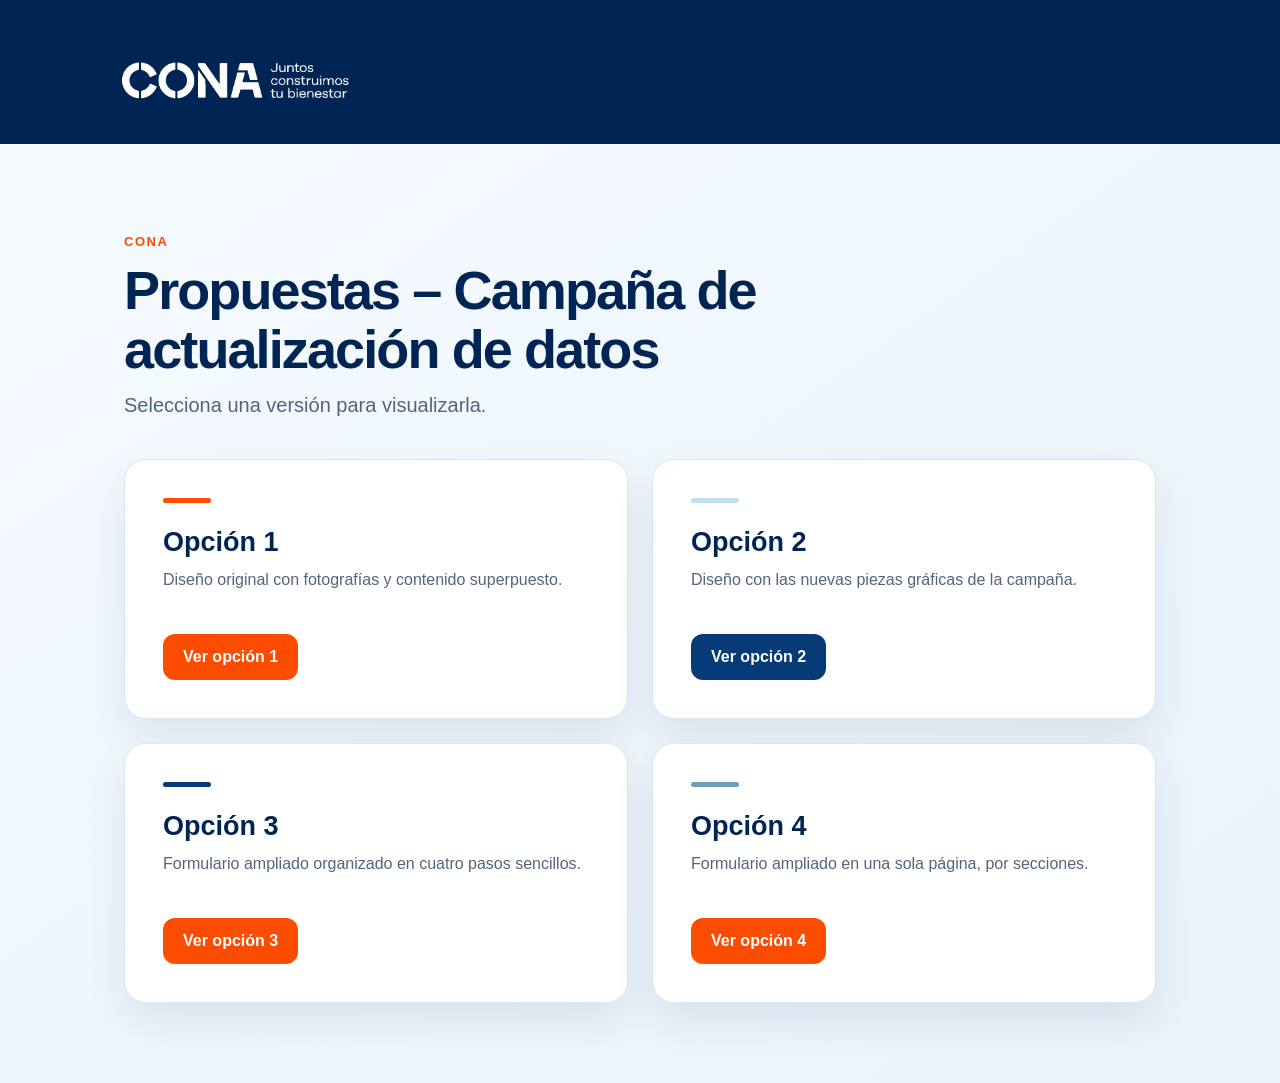
<file: index.html>
<!DOCTYPE html>
<html lang="es">
<head>
  <meta charset="UTF-8">
  <meta name="viewport" content="width=device-width, initial-scale=1.0">
  <title>Propuestas – Campaña de actualización de datos | CONA</title>
  <meta name="description" content="Selecciona una propuesta de diseño para la campaña de actualización de datos de CONA.">
  <style>
    :root { --blue: #002554; --blue-2: #073b77; --orange: #fc4c02; --sky: #bfdfec; }
    * { box-sizing: border-box; }
    body { margin: 0; min-height: 100vh; font-family: Inter, "Segoe UI", Arial, sans-serif; color: var(--blue); background: linear-gradient(145deg, #f7fbff, #e8f3fa); }
    header { background: var(--blue); padding: 20px max(24px, calc((100vw - 1080px)/2)); }
    .logo { display: block; width: min(260px, 70vw); height: auto; }
    main { max-width: 1080px; margin: 0 auto; padding: clamp(48px, 8vw, 90px) 24px 80px; }
    .eyebrow { color: var(--orange); font-size: 13px; font-weight: 800; text-transform: uppercase; letter-spacing: .12em; }
    h1 { max-width: 760px; margin: 12px 0 14px; font-size: clamp(32px, 5vw, 54px); line-height: 1.1; letter-spacing: -.035em; }
    .subtitle { margin: 0 0 42px; color: #52657b; font-size: clamp(17px, 2vw, 20px); }
    .options { display: grid; grid-template-columns: repeat(2, minmax(0, 1fr)); gap: 24px; }
    .option { display: flex; flex-direction: column; align-items: flex-start; min-height: 260px; padding: clamp(26px, 4vw, 38px); border-radius: 22px; background: #fff; border: 1px solid #d8e7f1; box-shadow: 0 18px 40px rgba(0,37,84,.09); }
    .option::before { content: ""; display: block; width: 48px; height: 5px; border-radius: 10px; background: var(--orange); }
    .option:nth-child(2)::before { background: var(--sky); }
    .option:nth-child(3)::before { background: var(--blue-2); }
    .option:nth-child(4)::before { background: #6b9eb8; }
    h2 { margin: 24px 0 10px; font-size: 27px; }
    .option p { margin: 0 0 28px; color: #52657b; line-height: 1.55; }
    .button { display: inline-flex; align-items: center; justify-content: center; min-height: 46px; margin-top: auto; padding: 0 20px; border-radius: 12px; background: var(--orange); color: #fff; font-weight: 800; text-decoration: none; }
    .option:nth-child(2) .button { background: var(--blue-2); }
    .button:hover { filter: brightness(1.08); }
    .button:focus-visible { outline: 3px solid var(--orange); outline-offset: 3px; }
    @media (max-width: 720px) { .options { grid-template-columns: 1fr; } .option { min-height: 230px; } .subtitle { margin-bottom: 30px; } }
  </style>
</head>
<body>
  <header><img class="logo" alt="CONA - Juntos construimos tu bienestar" src="[data-uri]"></header>
  <main>
    <div class="eyebrow">CONA</div>
    <h1>Propuestas – Campaña de actualización de datos</h1>
    <p class="subtitle">Selecciona una versión para visualizarla.</p>
    <div class="options">
      <article class="option">
        <h2>Opción 1</h2>
        <p>Diseño original con fotografías y contenido superpuesto.</p>
        <a class="button" href="opcion-1.html">Ver opción 1</a>
      </article>
      <article class="option">
        <h2>Opción 2</h2>
        <p>Diseño con las nuevas piezas gráficas de la campaña.</p>
        <a class="button" href="opcion-2.html">Ver opción 2</a>
      </article>
      <article class="option">
        <h2>Opción 3</h2>
        <p>Formulario ampliado organizado en cuatro pasos sencillos.</p>
        <a class="button" href="opcion-3.html">Ver opción 3</a>
      </article>
      <article class="option">
        <h2>Opción 4</h2>
        <p>Formulario ampliado en una sola página, por secciones.</p>
        <a class="button" href="opcion-4.html">Ver opción 4</a>
      </article>
    </div>
  </main>
</body>
</html>
</file>
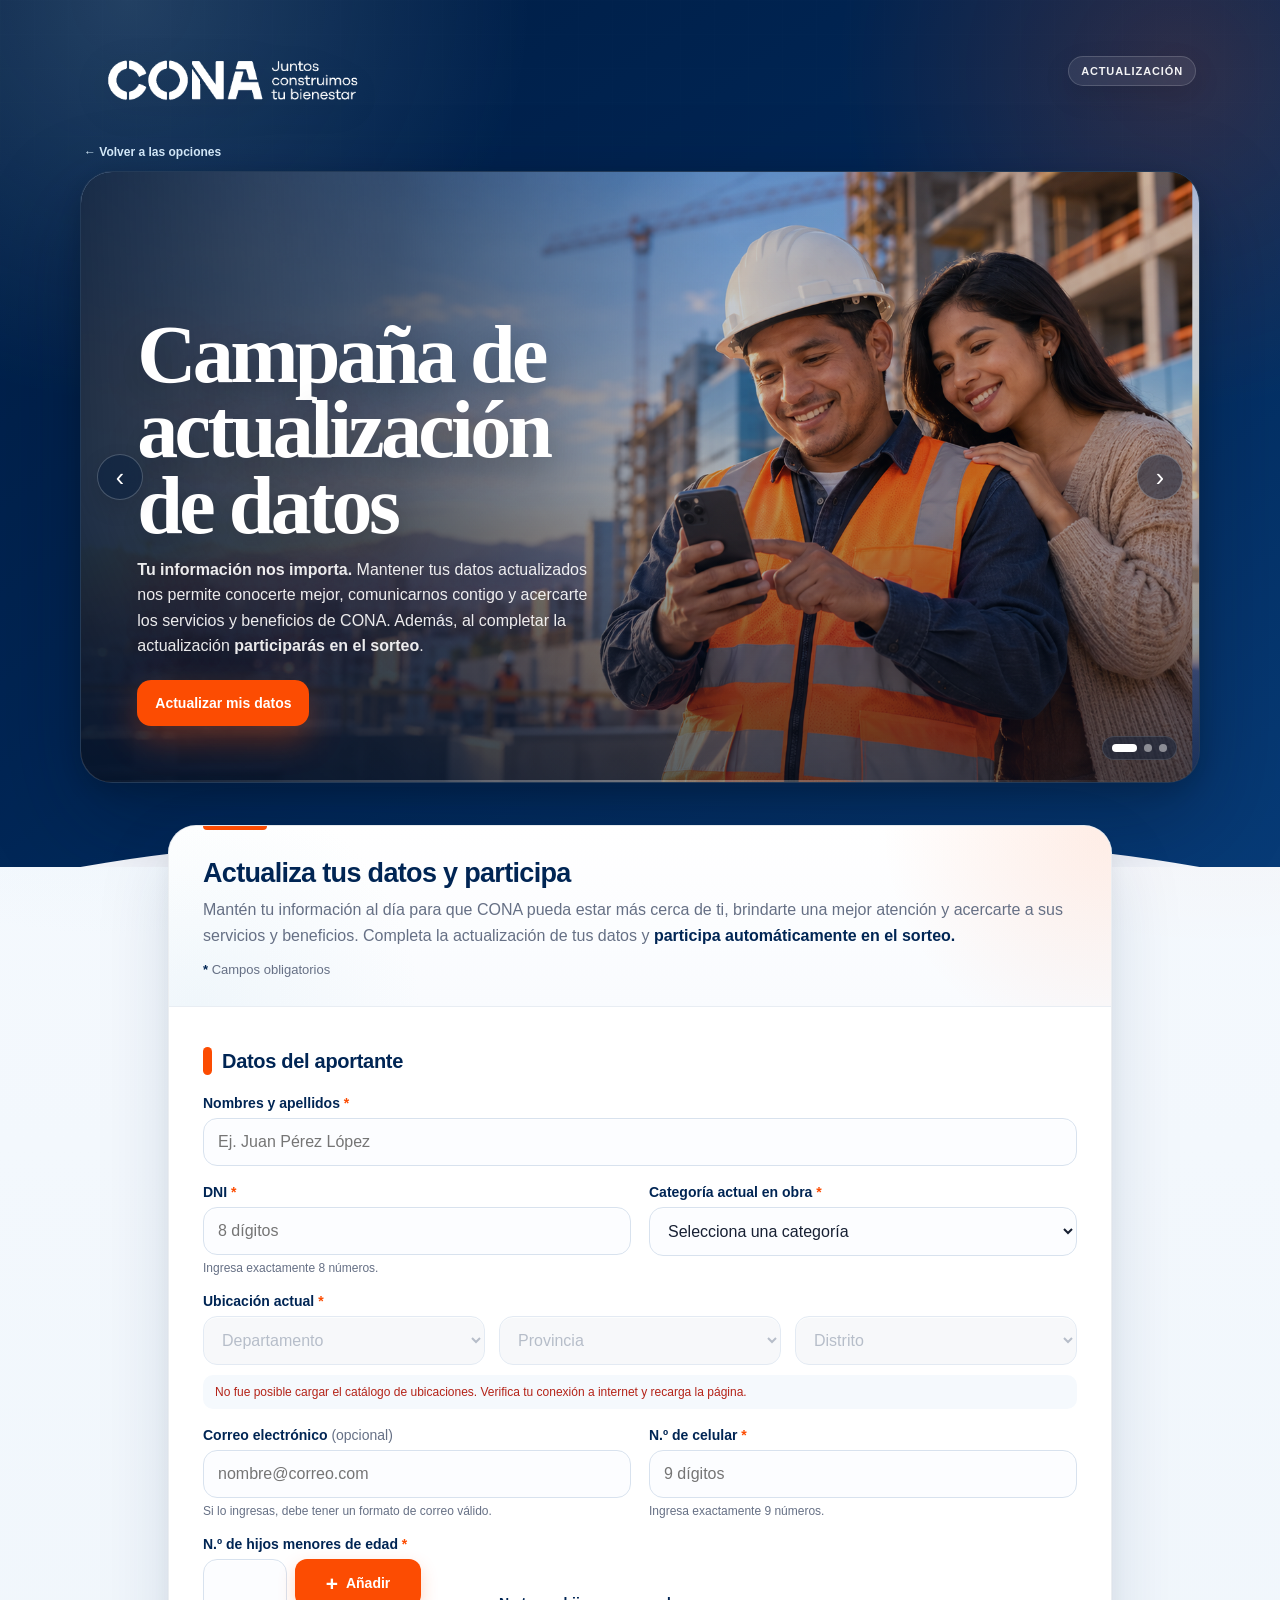
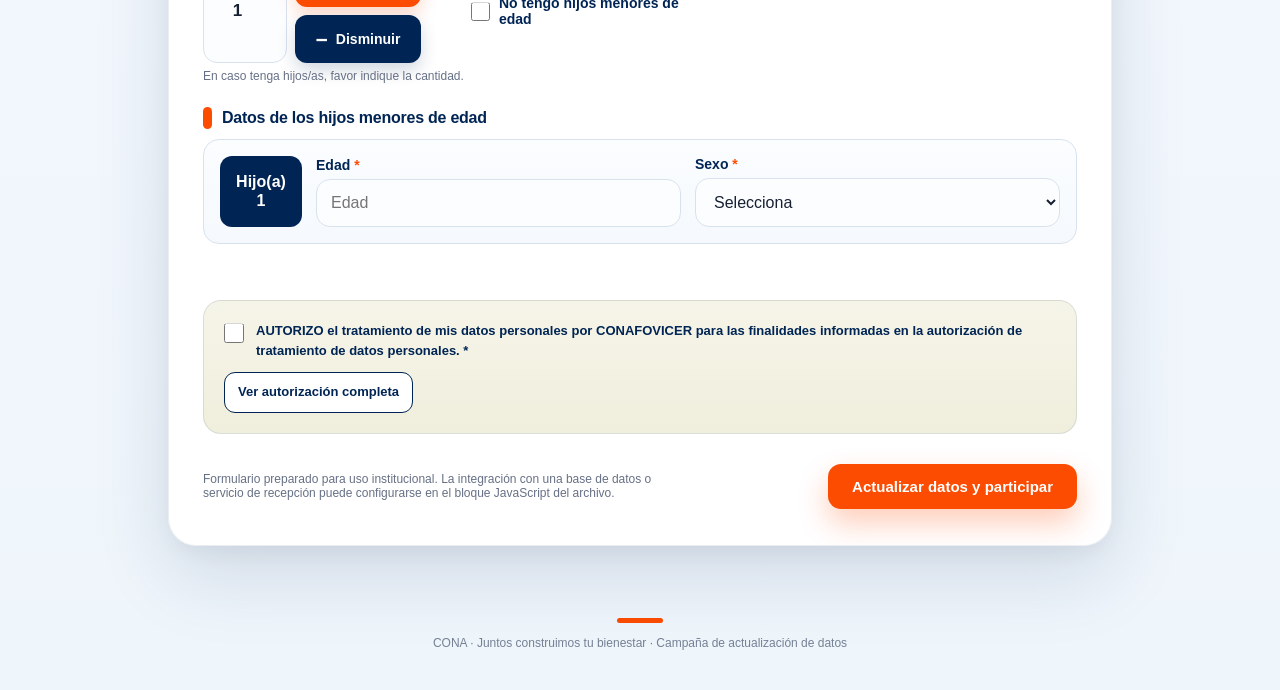
<file: opcion-1.html>
<!DOCTYPE html>
<html lang="es">
<head>
  <meta charset="UTF-8" />
  <meta name="viewport" content="width=device-width, initial-scale=1.0" />
  <title>Campaña de actualización de datos | CONA</title>
  <meta name="description" content="Campaña de actualización de datos - CONA. Tu información nos importa." />
  <style>
    :root {
      --cona-blue: #002554;
      --cona-blue-2: #073b77;
      --cona-orange: #fc4c02;
      --cona-sky: #bfdfec;
      --cona-cream: #f0efdd;
      --white: #ffffff;
      --ink: #172033;
      --muted: #667085;
      --border: #d8e2ee;
      --success: #137a4e;
      --danger: #b42318;
      --shadow: 0 20px 55px rgba(0, 37, 84, .15);
      --radius: 22px;
    }

    * { box-sizing: border-box; }
    html { scroll-behavior: smooth; }
    body {
      margin: 0;
      font-family: Inter, "Segoe UI", Arial, sans-serif;
      background:
        radial-gradient(circle at 10% 10%, rgba(191,223,236,.45), transparent 30%),
        radial-gradient(circle at 95% 18%, rgba(252,76,2,.10), transparent 24%),
        linear-gradient(180deg, #f8fbff 0%, #eef5fb 100%);
      color: var(--ink);
      min-height: 100vh;
    }

    .ambient {
      position: fixed;
      inset: 0;
      pointer-events: none;
      overflow: hidden;
      z-index: 0;
      opacity: .42;
    }
    .ambient span {
      position: absolute;
      top: -30px;
      color: #fff;
      text-shadow: 0 1px 5px rgba(0,37,84,.20);
      animation: fall linear infinite;
      user-select: none;
    }
    @keyframes fall {
      to { transform: translateY(110vh) rotate(360deg); }
    }

    .page { position: relative; z-index: 1; }

    .hero {
      position: relative;
      overflow: hidden;
      color: #fff;
      padding: 14px 16px 84px;
      background:
        radial-gradient(circle at 10% 0%, rgba(191,223,236,.18), transparent 28%),
        radial-gradient(circle at 92% 8%, rgba(252,76,2,.18), transparent 24%),
        linear-gradient(145deg, #001c42 0%, var(--cona-blue) 44%, #073b77 100%);
    }
    .hero::before {
      content: "";
      position: absolute;
      inset: 0;
      pointer-events: none;
      opacity: .26;
      background-image:
        linear-gradient(rgba(255,255,255,.025) 1px, transparent 1px),
        linear-gradient(90deg, rgba(255,255,255,.025) 1px, transparent 1px);
      background-size: 34px 34px;
      mask-image: linear-gradient(to bottom, #000 0%, transparent 76%);
    }
    .hero::after {
      content: "";
      position: absolute;
      left: -4%; right: -4%; bottom: -54px;
      height: 92px;
      background: #f7faff;
      border-radius: 50% 50% 0 0 / 100% 100% 0 0;
    }
    .hero-inner {
      max-width: 1120px;
      margin: 0 auto;
      position: relative;
      z-index: 2;
    }
    .brand-row {
      min-height: 58px;
      display: flex;
      align-items: center;
      justify-content: space-between;
      gap: 20px;
      margin-bottom: 14px;
      padding: 0 4px;
    }
    .logo {
      width: min(286px, 56vw);
      height: auto;
      display: block;
      filter: drop-shadow(0 8px 18px rgba(0,0,0,.12));
    }
    .year-badge {
      display: inline-flex;
      align-items: center;
      gap: 8px;
      padding: 8px 12px;
      border-radius: 999px;
      color: rgba(255,255,255,.94);
      background: rgba(255,255,255,.08);
      border: 1px solid rgba(255,255,255,.16);
      backdrop-filter: blur(14px);
      box-shadow: 0 10px 28px rgba(0,0,0,.12);
      font-size: 11px;
      font-weight: 900;
      letter-spacing: .08em;
      text-transform: uppercase;
      white-space: nowrap;
    }
    .hero-grid { display: grid; grid-template-columns: 1fr; gap: 0; }

    .carousel {
      position: relative;
      width: 100%;
      min-height: 560px;
      height: min(68vh, 720px);
      border-radius: 32px;
      overflow: hidden;
      isolation: isolate;
      background: #001b3d;
      border: 1px solid rgba(255,255,255,.14);
      box-shadow:
        0 34px 90px rgba(0,14,35,.34),
        0 8px 26px rgba(0,0,0,.18);
    }
    .carousel-viewport { width: 100%; height: 100%; overflow: hidden; }
    .carousel-track {
      display: flex;
      width: 100%;
      height: 100%;
      transition: transform .7s cubic-bezier(.22,.61,.36,1);
      will-change: transform;
    }
    .carousel-slide {
      position: relative;
      min-width: 100%;
      height: 100%;
      margin: 0;
      background: linear-gradient(135deg, #073b77, #002554);
    }
    .carousel-slide picture {
      display: block;
      width: 100%;
      height: 100%;
    }
    .carousel-slide img {
      width: 100%;
      height: 100%;
      display: block;
      object-fit: cover;
      object-position: center;
      transform: scale(1.012);
      transition: transform 7s ease;
    }
    .carousel-slide.is-missing picture { display: none; }
    .carousel-placeholder {
      display: none;
      width: 100%;
      height: 100%;
      place-items: center;
      text-align: center;
      padding: 28px;
      color: rgba(255,255,255,.92);
      font-weight: 800;
      line-height: 1.5;
      background:
        radial-gradient(circle at 82% 18%, rgba(252,76,2,.22), transparent 24%),
        linear-gradient(135deg, #073b77, #002554);
    }
    .carousel-slide.is-missing .carousel-placeholder { display: grid; }
    .carousel-placeholder code {
      display: inline-block;
      margin-top: 8px;
      padding: 5px 8px;
      border-radius: 7px;
      background: rgba(255,255,255,.12);
      color: #fff;
      font-size: 12px;
    }
    .carousel::before {
      content: "";
      position: absolute;
      inset: 0;
      pointer-events: none;
      z-index: 1;
      background:
        linear-gradient(90deg, rgba(0,18,44,.86) 0%, rgba(0,18,44,.63) 28%, rgba(0,18,44,.16) 58%, rgba(0,18,44,.12) 100%),
        linear-gradient(180deg, rgba(0,12,30,.05) 0%, rgba(0,12,30,.10) 52%, rgba(0,12,30,.55) 100%);
    }
    .carousel::after {
      content: "";
      position: absolute;
      inset: auto 0 0 0;
      height: 2px;
      z-index: 2;
      background: linear-gradient(90deg, transparent, rgba(255,255,255,.35), transparent);
      pointer-events: none;
    }
    .carousel-overlay {
      position: absolute;
      inset: 0;
      z-index: 2;
      display: flex;
      align-items: flex-end;
      justify-content: flex-start;
      padding: clamp(26px, 4.4vw, 58px);
      pointer-events: none;
    }
    .hero-card {
      max-width: 650px;
      padding: 0;
      background: transparent;
      border: 0;
      box-shadow: none;
      backdrop-filter: none;
    }
    .hero-title {
      margin: 0 0 14px;
      max-width: 10.8ch;
      font-family: Georgia, "Times New Roman", serif;
      font-weight: 700;
      font-size: clamp(48px, 7vw, 82px);
      line-height: .92;
      letter-spacing: -.045em;
      text-wrap: balance;
      text-shadow: 0 12px 34px rgba(0,0,0,.32);
    }
    .hero-subtitle {
      margin: 0 0 22px;
      max-width: 53ch;
      color: rgba(255,255,255,.91);
      font-size: 16px;
      line-height: 1.58;
      text-shadow: 0 8px 22px rgba(0,0,0,.30);
    }
    .hero-actions {
      display: flex;
      gap: 10px;
      align-items: center;
      flex-wrap: wrap;
      pointer-events: auto;
    }
    .hero-cta {
      display: inline-flex;
      align-items: center;
      justify-content: center;
      min-height: 46px;
      padding: 0 18px;
      border-radius: 14px;
      background: var(--cona-orange);
      color: #fff;
      text-decoration: none;
      font-weight: 900;
      font-size: 14px;
      box-shadow: 0 14px 34px rgba(252,76,2,.32);
      transition: transform .18s ease, box-shadow .18s ease, background .18s ease;
    }
    .hero-cta:hover { transform: translateY(-2px); box-shadow: 0 18px 38px rgba(252,76,2,.38); }
    .hero-cta:focus-visible { outline: 3px solid rgba(255,255,255,.86); outline-offset: 3px; }
    .carousel-control {
      position: absolute;
      top: 50%;
      transform: translateY(-50%);
      z-index: 4;
      width: 46px;
      height: 46px;
      border: 1px solid rgba(255,255,255,.22);
      border-radius: 50%;
      background: rgba(0,25,60,.44);
      color: #fff;
      font-size: 25px;
      line-height: 1;
      cursor: pointer;
      backdrop-filter: blur(14px);
      box-shadow: 0 8px 22px rgba(0,0,0,.14);
      transition: background .18s ease, transform .18s ease, opacity .18s ease;
    }
    .carousel-control:hover { background: rgba(0,37,84,.78); transform: translateY(-50%) scale(1.05); }
    .carousel-control:focus-visible { outline: 3px solid rgba(255,255,255,.82); outline-offset: 2px; }
    .carousel-control.prev { left: 16px; }
    .carousel-control.next { right: 16px; }
    .carousel-dots {
      position: absolute;
      right: 22px;
      bottom: 22px;
      z-index: 4;
      display: flex;
      align-items: center;
      gap: 7px;
      padding: 7px 9px;
      border-radius: 999px;
      background: rgba(0,27,62,.38);
      border: 1px solid rgba(255,255,255,.12);
      backdrop-filter: blur(12px);
    }
    .carousel-dot {
      width: 8px;
      height: 8px;
      padding: 0;
      border: 0;
      border-radius: 50%;
      background: rgba(255,255,255,.46);
      cursor: pointer;
      transition: width .18s ease, border-radius .18s ease, background .18s ease;
    }
    .carousel-dot.is-active { width: 25px; border-radius: 99px; background: #fff; }

    main {
      position: relative;
      z-index: 3;
      max-width: 980px;
      margin: -42px auto 0;
      padding: 0 18px 72px;
    }
    .form-shell {
      overflow: hidden;
      border-radius: 28px;
      background: rgba(255,255,255,.965);
      border: 1px solid rgba(0,37,84,.08);
      box-shadow:
        0 30px 74px rgba(0,37,84,.13),
        0 8px 24px rgba(0,37,84,.05);
      backdrop-filter: blur(16px);
    }
    .intro {
      position: relative;
      padding: 32px 34px 26px;
      border-bottom: 1px solid #e8edf3;
      background:
        radial-gradient(circle at 100% 0%, rgba(252,76,2,.10), transparent 24%),
        radial-gradient(circle at 3% 100%, rgba(191,223,236,.16), transparent 24%),
        linear-gradient(180deg, #fff 0%, #f9fbfe 100%);
    }
    .intro::before {
      content: "";
      position: absolute;
      top: 0; left: 34px;
      width: 64px;
      height: 4px;
      border-radius: 0 0 99px 99px;
      background: var(--cona-orange);
    }
    .intro h2 {
      margin: 0 0 8px;
      color: var(--cona-blue);
      font-size: 27px;
      letter-spacing: -.025em;
    }
    .intro p { margin: 0; color: var(--muted); line-height: 1.62; }
    .intro p strong { color: var(--cona-blue); font-weight: 800; }
    .required-note { margin-top: 10px !important; font-size: 13px; }
    .required-note strong { color: var(--cona-orange); }

    form { padding: 10px 34px 36px; }
    fieldset { border: 0; padding: 0; margin: 0; min-width: 0; }
    .section { padding: 30px 0; border-bottom: 1px solid #edf0f4; }
    .section:last-of-type { border-bottom: 0; }
    .section-title {
      display: flex;
      align-items: center;
      gap: 10px;
      margin: 0 0 20px;
      color: var(--cona-blue);
      font-size: 20px;
      font-weight: 900;
      letter-spacing: -.015em;
    }
    .section-title .brick {
      width: 9px; height: 28px; border-radius: 5px; background: var(--cona-orange); flex: 0 0 auto;
    }

    .grid { display: grid; grid-template-columns: repeat(2, minmax(0, 1fr)); gap: 18px; }
    .grid-3 { display: grid; grid-template-columns: repeat(3, minmax(0, 1fr)); gap: 14px; }
    .full { grid-column: 1 / -1; }
    .field label { display: block; font-weight: 700; font-size: 14px; color: var(--cona-blue); margin: 0 0 7px; }
    .field label .req { color: var(--cona-orange); }
    .children-count-row { display:grid; grid-template-columns:minmax(250px, 1fr) minmax(220px, auto); gap:16px; align-items:center; }
    .children-count-control { display:flex; align-items:stretch; gap:8px; }
    .children-count-control input { width:84px; flex:0 0 84px; text-align:center; font-weight:900; font-size:17px; }
    .child-adjust-buttons { display:flex; gap:8px; flex-wrap:wrap; }
    .child-adjust {
      appearance:none; border:0; border-radius:12px; min-height:48px; width:126px; padding:10px 14px;
      font:inherit; font-size:14px; font-weight:900; cursor:pointer; display:inline-flex; align-items:center; justify-content:center; gap:8px;
      transition:transform .16s ease, box-shadow .16s ease, opacity .16s ease; white-space:nowrap;
    }
    .child-adjust:hover:not(:disabled) { transform:translateY(-1px); }
    .child-adjust:focus-visible { outline:3px solid rgba(0,37,84,.18); outline-offset:2px; }
    .child-adjust.add { background:var(--cona-orange); color:#fff; box-shadow:0 7px 17px rgba(252,76,2,.22); }
    .child-adjust.remove { background:var(--cona-blue); color:#fff; box-shadow:0 7px 17px rgba(0,37,84,.18); }
    .child-adjust:disabled { opacity:.38; cursor:not-allowed; box-shadow:none; }
    .child-adjust .symbol { font-size:21px; line-height:1; font-weight:900; }
    .no-children-option { display:flex; align-items:center; gap:9px; min-height:48px; padding:0 2px; color:var(--cona-blue); font-weight:700; font-size:14px; }
    .no-children-option input { width:19px; height:19px; margin:0; accent-color:var(--cona-orange); cursor:pointer; flex:0 0 auto; }
    .no-children-option label { margin:0; cursor:pointer; font-weight:700; }
    input, select, textarea {
      width: 100%;
      border: 1.5px solid var(--border);
      border-radius: 14px;
      padding: 14px 14px;
      box-shadow: inset 0 1px 0 rgba(255,255,255,.7);
      font: inherit;
      color: var(--ink);
      background: #fcfdff;
      outline: none;
      transition: border-color .18s ease, box-shadow .18s ease, transform .18s ease;
    }
    input:focus, select:focus, textarea:focus {
      border-color: var(--cona-blue-2);
      box-shadow: 0 0 0 4px rgba(0,37,84,.08), 0 8px 22px rgba(0,37,84,.05);
    }
    input:invalid:not(:placeholder-shown), textarea:invalid:not(:placeholder-shown) { border-color: #e4a6a0; }
    select:disabled { background: #f4f6f8; color: #98a2b3; cursor: not-allowed; }
    .hint { display: block; margin-top: 6px; color: var(--muted); font-size: 12px; }
    .ubigeo-status { margin-top: 10px; padding: 10px 12px; border-radius: 10px; background: #f5f9fd; color: var(--cona-blue); font-size: 12px; display: none; }

    .children-wrap { grid-column: 1 / -1; margin-top: 2px; }
    .children-list { display: grid; gap: 12px; margin-top: 10px; }
    .child-card {
      display: grid; grid-template-columns: 82px minmax(0,1fr) minmax(0,1fr); gap: 14px; align-items: end;
      padding: 16px; border: 1.5px solid var(--border); border-radius: 16px; background: linear-gradient(180deg, #fbfdff 0%, #f5f9fd 100%);
    }
    .child-badge {
      align-self: stretch; min-height: 48px; border-radius: 12px; background: var(--cona-blue); color: #fff;
      display: grid; place-items: center; font-weight: 900; text-align: center; line-height: 1.15; padding: 8px;
    }
    .child-card label { margin-bottom: 6px; }
    .children-empty { padding: 14px 15px; border-radius: 14px; background: linear-gradient(180deg, #f7fbff 0%, #f2f7fc 100%); color: var(--muted); font-size: 13px; }


    .consent {
      margin: 26px 0 6px;
      padding: 20px;
      border-radius: 18px;
      background: linear-gradient(180deg, #f5f4e8 0%, #f0efdd 100%);
      color: #394150;
      font-size: 13px;
      line-height: 1.58;
      border: 1px solid rgba(0,37,84,.10);
    }
    .consent-head { display:flex; gap:12px; align-items:flex-start; }
    .consent-check { width:20px; height:20px; margin:2px 0 0; flex:0 0 auto; accent-color:var(--cona-orange); cursor:pointer; }
    .consent-label { display:block; margin:0; color:var(--cona-blue); font-weight:800; line-height:1.5; cursor:pointer; }
    .consent-actions { margin-top:12px; }
    .consent-toggle { appearance:none; border:1.5px solid var(--cona-blue); background:#fff; color:var(--cona-blue); border-radius:11px; padding:9px 13px; font:inherit; font-weight:800; cursor:pointer; transition:background .18s ease,color .18s ease,transform .18s ease; }
    .consent-toggle:hover { background:var(--cona-blue); color:#fff; transform:translateY(-1px); }
    .consent-detail { margin-top:14px; padding:16px 17px; border-radius:13px; background:#fff; border:1px solid rgba(0,37,84,.12); color:#344054; }
    .consent-detail[hidden] { display:none; }
    .consent-detail h4 { margin:16px 0 7px; color:var(--cona-blue); font-size:13px; text-transform:uppercase; letter-spacing:.025em; }
    .consent-detail h4:first-child { margin-top:0; }
    .consent-detail p { margin:0 0 8px; }
    .consent-detail ul { margin:6px 0 10px 19px; padding:0; }
    .consent-detail li { margin:0 0 7px; }
    .consent-meta { margin-top:10px; color:var(--muted); font-size:11px; }

    .actions { display: flex; gap: 12px; align-items: center; justify-content: space-between; padding-top: 24px; }
    .submit {
      appearance: none;
      border: 0;
      background: var(--cona-orange);
      color: white;
      padding: 14px 24px;
      border-radius: 13px;
      font-weight: 900;
      font-size: 15px;
      cursor: pointer;
      box-shadow: 0 14px 30px rgba(252,76,2,.28);
      transition: transform .16s ease, box-shadow .16s ease, opacity .16s ease;
    }
    .submit:hover { transform: translateY(-1px); box-shadow: 0 13px 28px rgba(252,76,2,.30); }
    .submit:disabled { opacity: .55; cursor: wait; transform: none; }
    .privacy { color: var(--muted); font-size: 12px; max-width: 470px; }

    .toast {
      position: fixed;
      right: 20px; bottom: 20px;
      background: #fff;
      border-left: 5px solid var(--success);
      box-shadow: 0 12px 35px rgba(0,0,0,.17);
      border-radius: 12px;
      padding: 14px 16px;
      max-width: min(390px, calc(100vw - 40px));
      z-index: 10;
      transform: translateY(120px);
      opacity: 0;
      transition: .25s ease;
    }
    .toast.show { transform: translateY(0); opacity: 1; }
    .toast.error { border-left-color: var(--danger); }
    .toast strong { display: block; color: var(--cona-blue); margin-bottom: 3px; }

    footer { max-width: 920px; margin: 0 auto; padding: 0 18px 40px; text-align: center; color: #758195; font-size: 12px; }
    .footer-line { width: 46px; height: 5px; border-radius: 99px; background: var(--cona-orange); margin: 0 auto 13px; }

    @media (max-width: 720px) {
      body {
        background:
          radial-gradient(circle at 0% 0%, rgba(191,223,236,.34), transparent 26%),
          linear-gradient(180deg, #f8fbff 0%, #eef5fb 100%);
      }
      .hero {
        padding: 10px 10px 62px;
        background: linear-gradient(160deg, #001b3d 0%, #002c61 62%, #073b77 100%);
      }
      .hero::before { background-size: 26px 26px; opacity: .18; }
      .hero::after { bottom: -34px; height: 60px; }
      .brand-row { min-height: 50px; margin-bottom: 10px; padding: 0 4px; }
      .logo { width: min(220px, 58vw); }
      .year-badge { padding: 7px 10px; font-size: 10px; letter-spacing: .06em; }

      .carousel {
        min-height: 620px;
        height: 76svh;
        max-height: 760px;
        border-radius: 24px;
        box-shadow: 0 28px 60px rgba(0,10,28,.36);
      }
      .carousel-slide img { object-position: center center; }
      .carousel::before {
        background:
          linear-gradient(180deg, rgba(0,17,42,.10) 0%, rgba(0,17,42,.20) 38%, rgba(0,17,42,.78) 74%, rgba(0,17,42,.94) 100%),
          linear-gradient(90deg, rgba(0,17,42,.18) 0%, transparent 50%, rgba(0,17,42,.12) 100%);
      }
      .carousel-overlay {
        align-items: flex-end;
        padding: 22px 18px 66px;
      }
      .hero-card { max-width: 100%; }
      .hero-title {
        max-width: 10ch;
        margin-bottom: 12px;
        font-size: clamp(39px, 12vw, 58px);
        line-height: .93;
        letter-spacing: -.05em;
      }
      .hero-subtitle {
        margin-bottom: 18px;
        max-width: 36ch;
        font-size: 14px;
        line-height: 1.5;
        color: rgba(255,255,255,.90);
      }
      .hero-actions { gap: 8px; }
      .hero-cta {
        min-height: 48px;
        flex: 1 1 180px;
        border-radius: 14px;
        font-size: 14px;
      }
      .carousel-control {
        top: auto;
        bottom: 17px;
        transform: none;
        width: 40px;
        height: 40px;
        font-size: 22px;
        background: rgba(0,28,63,.54);
      }
      .carousel-control:hover { transform: none; }
      .carousel-control.prev { left: 16px; }
      .carousel-control.next { left: 62px; right: auto; }
      .carousel-dots {
        left: auto;
        right: 16px;
        bottom: 19px;
        padding: 7px 9px;
      }

      main { margin-top: -34px; padding: 0 12px 56px; }
      .form-shell { border-radius: 24px; }
      .intro { padding: 28px 22px 22px; }
      .intro::before { left: 22px; width: 52px; }
      .intro h2 { font-size: 24px; }
      form { padding: 6px 20px 28px; }
      .section { padding: 26px 0; }
      .section-title { font-size: 19px; }
      .grid, .grid-3 { grid-template-columns: 1fr; gap: 15px; }
      .children-count-row { grid-template-columns:1fr; gap:10px; }
      .children-count-control { flex-wrap:wrap; }
      .children-count-control input { width:76px; flex-basis:76px; }
      .child-adjust-buttons { flex:1 1 230px; }
      .child-adjust { flex:1 1 145px; justify-content:center; }
      .child-card { grid-template-columns: 1fr; }
      .child-badge { min-height: 42px; }
      .consent { margin-top: 20px; padding: 17px; border-radius: 16px; }
      .actions { align-items: stretch; flex-direction: column-reverse; gap: 14px; }
      .submit { width: 100%; min-height: 50px; border-radius: 14px; }
      .privacy { line-height: 1.5; }
      footer { padding-bottom: 28px; }
    }

    @media (max-width: 390px) {
      .year-badge { display: none; }
      .brand-row { justify-content: center; }
      .logo { width: min(230px, 72vw); }
      .carousel { min-height: 590px; height: 74svh; }
      .hero-title { font-size: clamp(37px, 12.6vw, 52px); }
      .hero-subtitle { font-size: 13.5px; }
    }

    @media (prefers-reduced-motion: reduce) {
      *, *::before, *::after {
        scroll-behavior: auto !important;
        animation-duration: .01ms !important;
        animation-iteration-count: 1 !important;
        transition-duration: .01ms !important;
      }
    }

    .back-link { display: inline-block; margin: 0 4px 12px; color: #d9efff; font-size: 12px; font-weight: 700; text-decoration: none; }
    .back-link:hover, .back-link:focus-visible { color: #fff; text-decoration: underline; }
  </style>
</head>
<body>
  <div class="ambient" aria-hidden="true" id="ambient"></div>

  <div class="page">
    <header class="hero">
      <div class="hero-inner">
        <div class="brand-row">
          <img class="logo" alt="CONA - Juntos construimos tu bienestar" src="[data-uri]">
          <div class="year-badge">ACTUALIZACIÓN</div>
        </div>
        <a class="back-link" href="index.html">← Volver a las opciones</a>
        <div class="hero-grid">
          <!--
            CARRUSEL DE IMÁGENES
            Imágenes PNG en assets/opcion_1/; cada slide selecciona su versión vertical en celular.
          -->
          <div class="carousel" id="photoCarousel" aria-roledescription="carrusel" aria-label="Imágenes de la Campaña de actualización de datos">
            <div class="carousel-viewport">
              <div class="carousel-track" id="carouselTrack">
                <figure class="carousel-slide">
                  <picture>
                    <source media="(max-width: 720px)" srcset="assets/opcion_1/actualizacion-01-mobile.png">
                    <img src="assets/opcion_1/actualizacion-01.png" alt="Campaña de actualización de datos" loading="eager" fetchpriority="high">
                  </picture>
                  <div class="carousel-placeholder">Agrega la primera imagen en<br><code>assets/opcion_1/actualizacion-01.png</code></div>
                </figure>
                <figure class="carousel-slide">
                  <picture>
                    <source media="(max-width: 720px)" srcset="assets/opcion_1/actualizacion-02-mobile.png">
                    <img src="assets/opcion_1/actualizacion-02.png" alt="Campaña de actualización de datos" loading="lazy">
                  </picture>
                  <div class="carousel-placeholder">Agrega la segunda imagen en<br><code>assets/opcion_1/actualizacion-02.png</code></div>
                </figure>
                <figure class="carousel-slide">
                  <picture>
                    <source media="(max-width: 720px)" srcset="assets/opcion_1/actualizacion-03-mobile.png">
                    <img src="assets/opcion_1/actualizacion-03.png" alt="Campaña de actualización de datos" loading="lazy">
                  </picture>
                  <div class="carousel-placeholder">Agrega la tercera imagen en<br><code>assets/opcion_1/actualizacion-03.png</code></div>
                </figure>
              </div>
            </div>
            <div class="carousel-overlay">
              <div class="hero-card">
                <h1 class="hero-title">Campaña de actualización de datos</h1>
                <p class="hero-subtitle"><strong>Tu información nos importa.</strong> Mantener tus datos actualizados nos permite conocerte mejor, comunicarnos contigo y acercarte los servicios y beneficios de CONA. Además, al completar la actualización <strong>participarás en el sorteo</strong>.</p>
                <div class="hero-actions">
                  <a class="hero-cta" href="#actualizacion">Actualizar mis datos</a>
                </div>
              </div>
            </div>
            <button class="carousel-control prev" id="carouselPrev" type="button" aria-label="Fotografía anterior">‹</button>
            <button class="carousel-control next" id="carouselNext" type="button" aria-label="Fotografía siguiente">›</button>
            <div class="carousel-dots" id="carouselDots" aria-label="Seleccionar fotografía"></div>
          </div>

        </div>
      </div>
    </header>

    <main>
      <section class="form-shell" id="actualizacion">
        <div class="intro">
          <h2>Actualiza tus datos y participa</h2>
          <p>Mantén tu información al día para que CONA pueda estar más cerca de ti, brindarte una mejor atención y acercarte a sus servicios y beneficios. Completa la actualización de tus datos y <strong>participa automáticamente en el sorteo.</strong></p>
          <p class="required-note"><strong>*</strong> Campos obligatorios</p>
        </div>

        <form id="updateDataForm" novalidate>
          <section class="section">
            <h3 class="section-title"><span class="brick"></span>Datos del aportante</h3>
            <div class="grid">
              <div class="field full">
                <label for="nombre">Nombres y apellidos <span class="req">*</span></label>
                <input id="nombre" name="nombre" type="text" autocomplete="name" minlength="5" maxlength="120" required placeholder="Ej. Juan Pérez López" />
              </div>
              <div class="field">
                <label for="dni">DNI <span class="req">*</span></label>
                <input id="dni" name="dni" type="text" inputmode="numeric" autocomplete="off" maxlength="8" pattern="[0-9]{8}" required placeholder="8 dígitos" />
                <small class="hint">Ingresa exactamente 8 números.</small>
              </div>
              <div class="field">
                <label for="categoria">Categoría actual en obra <span class="req">*</span></label>
                <select id="categoria" name="categoria" required>
                  <option value="">Selecciona una categoría</option>
                  <option>Peón</option>
                  <option>Oficial</option>
                  <option>Operario</option>
                </select>
              </div>
              <div class="field full">
                <label>Ubicación actual <span class="req">*</span></label>
                <div class="grid-3">
                  <select id="departamento" name="departamento" required aria-label="Departamento">
                    <option value="">Departamento</option>
                  </select>
                  <select id="provincia" name="provincia" required disabled aria-label="Provincia">
                    <option value="">Provincia</option>
                  </select>
                  <select id="distrito" name="distrito" required disabled aria-label="Distrito">
                    <option value="">Distrito</option>
                  </select>
                </div>
                <div id="ubigeoStatus" class="ubigeo-status" role="status"></div>
                <input type="hidden" id="ubigeo" name="ubigeo" />
              </div>
              <div class="field">
                <label for="correo">Correo electrónico <span style="font-weight:500; color:var(--muted);">(opcional)</span></label>
                <input id="correo" name="correo" type="email" autocomplete="email" placeholder="nombre@correo.com" />
                <small class="hint">Si lo ingresas, debe tener un formato de correo válido.</small>
              </div>
              <div class="field">
                <label for="celular">N.º de celular <span class="req">*</span></label>
                <input id="celular" name="celular" type="tel" inputmode="numeric" autocomplete="tel" maxlength="9" pattern="[0-9]{9}" required placeholder="9 dígitos" />
                <small class="hint">Ingresa exactamente 9 números.</small>
              </div>
              <div class="field">
                <label for="hijos">N.º de hijos menores de edad <span class="req">*</span></label>
                <div class="children-count-row">
                  <div class="children-count-control" aria-label="Control de número de hijos">
                    <input id="hijos" name="hijos_menores" type="number" inputmode="numeric" min="0" max="20" step="1" required value="1" aria-label="Número de hijos menores de edad" />
                    <div class="child-adjust-buttons">
                      <button id="agregarHijo" class="child-adjust add" type="button" aria-label="Añadir"><span class="symbol" aria-hidden="true">+</span> Añadir</button>
                      <button id="quitarHijo" class="child-adjust remove" type="button" aria-label="Disminuir"><span class="symbol" aria-hidden="true">−</span> Disminuir</button>
                    </div>
                  </div>
                  <div class="no-children-option">
                    <input id="sinHijos" name="sin_hijos" type="checkbox" value="Sí" />
                    <label for="sinHijos">No tengo hijos menores de edad</label>
                  </div>
                </div>
                <small class="hint">En caso tenga hijos/as, favor indique la cantidad.</small>
              </div>

              <div class="children-wrap">
                <div class="section-title" style="font-size:16px; margin:4px 0 8px;"><span class="brick" style="height:22px;"></span>Datos de los hijos menores de edad</div>
                <div id="childrenList" class="children-list" aria-live="polite">
                  <div class="children-empty">Indica el número de hijos menores de edad para registrar la edad y el sexo de cada uno.</div>
                </div>
              </div>
            </div>
          </section>


          <div class="consent" id="consentBlock">
            <div class="consent-head">
              <input class="consent-check" id="consentimientoDatos" name="consentimiento_datos_personales" type="checkbox" value="Sí" required />
              <label class="consent-label" for="consentimientoDatos">AUTORIZO el tratamiento de mis datos personales por CONAFOVICER para las finalidades informadas en la autorización de tratamiento de datos personales. <span class="req">*</span></label>
            </div>
            <div class="consent-actions">
              <button class="consent-toggle" id="consentToggle" type="button" aria-expanded="false" aria-controls="consentDetail">Ver autorización completa</button>
            </div>
            <div class="consent-detail" id="consentDetail" hidden>
              <h4>Autorización</h4>
              <p><strong>AUTORIZO</strong> al Comité Nacional de Administración del Fondo para la Construcción de Viviendas y Centros Recreacionales para los Trabajadores en Construcción Civil del Perú - <strong>CONAFOVICER</strong>, con domicilio en Prolongación Cangallo N.° 670, tercer piso, La Victoria, Lima, a recopilar, registrar, organizar, almacenar, conservar, consultar, verificar, actualizar, analizar y utilizar mis datos personales de identificación, contacto, información laboral, aportaciones y uso de servicios, así como la información sobre edad y sexo de mis hijos menores declarada en este formulario, conforme a la Ley N.° 29733 y su Reglamento.</p>
              <h4>Finalidades y alcance de la autorización</h4>
              <ul>
                <li>Crear y mantener actualizado mi registro como aportante o beneficiario, verificar mi identidad, condición laboral y aportaciones, y gestionar mis solicitudes, trámites y acceso a los servicios y beneficios institucionales.</li>
                <li>Gestionar la <strong>Campaña de actualización de datos</strong>, verificar y mantener vigente mi información como aportante o beneficiario, y mejorar la calidad de los registros utilizados para la prestación de servicios institucionales.</li>
                <li>Almacenar mi información en el banco de datos personales denominado <strong>“Aportantes”</strong>, de titularidad de CONAFOVICER.</li>
                <li>Diseñar, evaluar y mejorar los servicios y beneficios de vivienda, recreación, educación, capacitación y asistencia social, mediante estadísticas, estudios, segmentaciones y análisis del conjunto de aportantes. Los resultados serán utilizados preferentemente de forma agregada o anonimizada y no se adoptarán decisiones con efectos jurídicos basadas únicamente en tratamientos automatizados.</li>
                <li>Remitirme información institucional sobre beneficios, programas, actividades, campañas, requisitos, convocatorias y servicios de CONAFOVICER mediante el teléfono, correo electrónico, mensajes de texto, WhatsApp, aplicaciones móviles u otros canales de contacto que haya proporcionado.</li>
                <li>Atender consultas y reclamos, cumplir obligaciones legales y realizar controles, auditorías y acciones de seguridad relacionadas con los fines institucionales.</li>
              </ul>
              <h4>Tratamiento, destinatarios y conservación</h4>
              <ul>
                <li>CONAFOVICER podrá verificar mis datos con empleadores o exempleadores, entidades públicas competentes y entidades recaudadoras, cuando corresponda y exista habilitación legal.</li>
                <li>Mis datos podrán ser tratados por personal autorizado de CONAFOVICER y por proveedores que actúen por encargo de la institución, sujetos a obligaciones de confidencialidad y seguridad.</li>
                <li>Mis datos no serán vendidos ni utilizados para finalidades ajenas a las informadas. Podrán comunicarse a autoridades o terceros cuando exista una obligación legal.</li>
                <li>La información será conservada mientras mantenga una relación como aportante o beneficiario y, posteriormente, durante cinco (5) años o por el plazo mayor exigido por la normativa aplicable.</li>
              </ul>
              <h4>Derechos del titular</h4>
              <p>Puedo solicitar información, acceso, actualización, rectificación, cancelación u oposición al tratamiento de mis datos, así como revocar mi consentimiento, mediante la Mesa de Partes física o virtual de CONAFOVICER. La revocación no afecta los tratamientos realizados previamente de manera lícita.</p>
              <h4>Declaración</h4>
              <p><strong>DECLARO</strong> que he recibido información clara y suficiente sobre el tratamiento de mis datos personales y que, al marcar la casilla de autorización y enviar este formulario, otorgo mi consentimiento de forma libre, previa, expresa, informada e inequívoca para las finalidades descritas.</p>
              <div class="consent-meta">Versión del consentimiento: 16 de octubre.</div>
            </div>
          </div>

          <div class="actions">
            <div class="privacy">Formulario preparado para uso institucional. La integración con una base de datos o servicio de recepción puede configurarse en el bloque JavaScript del archivo.</div>
            <button class="submit" id="submitBtn" type="submit">Actualizar datos y participar</button>
          </div>
        </form>
      </section>
    </main>

    <footer>
      <div class="footer-line"></div>
      CONA · Juntos construimos tu bienestar · Campaña de actualización de datos
    </footer>
  </div>

  <div class="toast" id="toast" role="status" aria-live="polite"><strong id="toastTitle"></strong><span id="toastText"></span></div>

  <script>
    // ================================================================
    // CONFIGURACIÓN DE ENVÍO
    // Coloca aquí la URL de tu endpoint (Apps Script, API propia, etc.).
    // Si se deja vacío, el formulario funciona en modo demostración:
    // valida todos los campos y muestra confirmación, pero no envía datos.
    // ================================================================
    const FORM_ENDPOINT = "";

    // Catálogo UBIGEO (INEI/SISCONCODE), con fuente secundaria de contingencia.
    const UBIGEO_CSV = "https://raw.githubusercontent.com/Rodasluis/Peru-maps/main/salida/ubigeos_\u0032\u0030\u0032\u0036.csv";
    const UBIGEO_FALLBACK = {
      departamentos: "https://raw.githubusercontent.com/RitchieRD/ubigeos-peru-data/main/json/1_ubigeo_departamentos.json",
      provincias: "https://raw.githubusercontent.com/RitchieRD/ubigeos-peru-data/main/json/2_ubigeo_provincias.json",
      distritos: "https://raw.githubusercontent.com/RitchieRD/ubigeos-peru-data/main/json/3_ubigeo_distritos.json"
    };

    const $ = (id) => document.getElementById(id);
    const form = $("updateDataForm");
    const dpto = $("departamento");
    const prov = $("provincia");
    const dist = $("distrito");
    const ubigeo = $("ubigeo");
    const statusBox = $("ubigeoStatus");
    const submitBtn = $("submitBtn");
    const hijosInput = $("hijos");
    const sinHijos = $("sinHijos");
    const agregarHijo = $("agregarHijo");
    const quitarHijo = $("quitarHijo");
    const childrenList = $("childrenList");
    const consentimientoDatos = $("consentimientoDatos");
    const consentToggle = $("consentToggle");
    const consentDetail = $("consentDetail");
    let data = { departamentos: [], provincias: [], distritos: [] };

    // Partículas ambientales discretas para acompañar la identidad visual de la campaña.
    const ambient = $("ambient");
    for (let i = 0; i < 34; i++) {
      const s = document.createElement("span");
      s.textContent = i % 6 === 0 ? "✦" : "•";
      s.style.left = Math.random() * 100 + "%";
      s.style.fontSize = (8 + Math.random() * 14) + "px";
      s.style.animationDuration = (9 + Math.random() * 12) + "s";
      s.style.animationDelay = (-Math.random() * 18) + "s";
      ambient.appendChild(s);
    }

    // Carrusel superior: cambia de imagen cada 5 segundos y se detiene al interactuar.
    const carousel = $("photoCarousel");
    const carouselTrack = $("carouselTrack");
    const carouselPrev = $("carouselPrev");
    const carouselNext = $("carouselNext");
    const carouselDots = $("carouselDots");
    const carouselSlides = Array.from(carouselTrack.querySelectorAll(".carousel-slide"));
    let carouselIndex = 0;
    let carouselTimer = null;
    let touchStartX = 0;

    carouselSlides.forEach((slide, index) => {
      const img = slide.querySelector("img");
      img.addEventListener("error", () => {
        slide.classList.add("is-missing");
      });
      if (img.complete && img.naturalWidth === 0) slide.classList.add("is-missing");

      const dot = document.createElement("button");
      dot.type = "button";
      dot.className = "carousel-dot";
      dot.setAttribute("aria-label", `Mostrar fotografía ${index + 1}`);
      dot.addEventListener("click", () => showSlide(index, true));
      carouselDots.appendChild(dot);
    });

    const carouselDotButtons = Array.from(carouselDots.querySelectorAll(".carousel-dot"));

    function showSlide(index, restart = false) {
      carouselIndex = (index + carouselSlides.length) % carouselSlides.length;
      carouselTrack.style.transform = `translateX(-${carouselIndex * 100}%)`;
      carouselDotButtons.forEach((dot, i) => dot.classList.toggle("is-active", i === carouselIndex));
      if (restart) startCarousel();
    }

    function stopCarousel() {
      if (carouselTimer) clearInterval(carouselTimer);
      carouselTimer = null;
    }

    function startCarousel() {
      stopCarousel();
      if (window.matchMedia("(prefers-reduced-motion: reduce)").matches) return;
      carouselTimer = setInterval(() => showSlide(carouselIndex + 1), 5000);
    }

    carouselPrev.addEventListener("click", () => showSlide(carouselIndex - 1, true));
    carouselNext.addEventListener("click", () => showSlide(carouselIndex + 1, true));
    carousel.addEventListener("mouseenter", stopCarousel);
    carousel.addEventListener("mouseleave", startCarousel);
    carousel.addEventListener("focusin", stopCarousel);
    carousel.addEventListener("focusout", startCarousel);
    carousel.addEventListener("touchstart", (e) => { touchStartX = e.changedTouches[0].clientX; stopCarousel(); }, { passive:true });
    carousel.addEventListener("touchend", (e) => {
      const delta = e.changedTouches[0].clientX - touchStartX;
      if (Math.abs(delta) > 45) showSlide(carouselIndex + (delta < 0 ? 1 : -1));
      startCarousel();
    }, { passive:true });

    showSlide(0);
    startCarousel();

    function option(value, text) {
      const o = document.createElement("option");
      o.value = value;
      o.textContent = text;
      return o;
    }

    function resetSelect(select, placeholder) {
      select.innerHTML = "";
      select.appendChild(option("", placeholder));
    }

    function parseCsvLine(line) {
      const out = [];
      let value = "";
      let quoted = false;
      for (let i = 0; i < line.length; i++) {
        const ch = line[i];
        if (ch === '"') {
          if (quoted && line[i + 1] === '"') { value += '"'; i++; }
          else quoted = !quoted;
        } else if (ch === "," && !quoted) {
          out.push(value); value = "";
        } else value += ch;
      }
      out.push(value);
      return out;
    }

    function normalizeUbigeoCsv(csvText) {
      const lines = csvText.replace(/^\uFEFF/, "").split(/\r?\n/).filter(Boolean);
      const headers = parseCsvLine(lines.shift());
      const rows = lines.map(line => {
        const cols = parseCsvLine(line);
        return Object.fromEntries(headers.map((h, i) => [h, cols[i] ?? ""]));
      });
      const departamentos = rows.filter(r => r.nivel === "departamento").map(r => ({ id:r.ubigeo, departamento:r.nombre }));
      const provincias = rows.filter(r => r.nivel === "provincia").map(r => ({ id:r.ubigeo, provincia:r.nombre, departamento_id:r.ubigeo_departamento }));
      const distritos = rows.filter(r => r.nivel === "distrito").map(r => ({ id:r.ubigeo, ubigeo:r.ubigeo, distrito:r.nombre, provincia_id:r.ubigeo_provincia, departamento_id:r.ubigeo_departamento }));
      if (!departamentos.length || !provincias.length || !distritos.length) throw new Error("Catálogo UBIGEO incompleto");
      return { departamentos, provincias, distritos };
    }

    async function loadUbigeoFallback() {
      const [rd, rp, rdi] = await Promise.all([fetch(UBIGEO_FALLBACK.departamentos), fetch(UBIGEO_FALLBACK.provincias), fetch(UBIGEO_FALLBACK.distritos)]);
      if (!rd.ok || !rp.ok || !rdi.ok) throw new Error("No se pudo cargar el catálogo alternativo");
      return { departamentos:await rd.json(), provincias:await rp.json(), distritos:await rdi.json() };
    }

    async function loadUbigeo() {
      statusBox.style.display = "block";
      statusBox.style.color = "var(--cona-blue)";
      statusBox.textContent = "Cargando catálogo de ubicaciones del Perú…";
      dpto.disabled = true; prov.disabled = true; dist.disabled = true;
      try {
        try {
          const res = await fetch(UBIGEO_CSV, { cache:"force-cache" });
          if (!res.ok) throw new Error("No se pudo cargar el catálogo UBIGEO");
          data = normalizeUbigeoCsv(await res.text());
        } catch (primaryError) {
          console.warn("Fuente UBIGEO no disponible; usando contingencia.", primaryError);
          data = await loadUbigeoFallback();
        }
        resetSelect(dpto, "Departamento"); resetSelect(prov, "Provincia"); resetSelect(dist, "Distrito");
        data.departamentos.slice().sort((a,b) => a.departamento.localeCompare(b.departamento, "es", {sensitivity:"base"})).forEach(x => dpto.appendChild(option(String(x.id), x.departamento)));
        dpto.disabled = false;
        statusBox.style.display = "none";
      } catch (err) {
        console.error(err);
        statusBox.textContent = "No fue posible cargar el catálogo de ubicaciones. Verifica tu conexión a internet y recarga la página.";
        statusBox.style.color = "#b42318";
        dpto.disabled = true;
      }
    }

    dpto.addEventListener("change", () => {
      resetSelect(prov, "Provincia");
      resetSelect(dist, "Distrito");
      dist.disabled = true;
      ubigeo.value = "";
      if (!dpto.value) { prov.disabled = true; return; }
      const list = data.provincias.filter(x => String(x.departamento_id) === dpto.value)
        .sort((a,b) => a.provincia.localeCompare(b.provincia, "es", { sensitivity: "base" }));
      list.forEach(x => prov.appendChild(option(String(x.id), x.provincia)));
      prov.disabled = false;
    });

    prov.addEventListener("change", () => {
      resetSelect(dist, "Distrito");
      ubigeo.value = "";
      if (!prov.value) { dist.disabled = true; return; }
      const list = data.distritos.filter(x => String(x.provincia_id) === prov.value)
        .sort((a,b) => a.distrito.localeCompare(b.distrito, "es", { sensitivity: "base" }));
      list.forEach(x => dist.appendChild(option(String(x.id), x.distrito)));
      dist.disabled = false;
    });

    dist.addEventListener("change", () => {
      const item = data.distritos.find(x => String(x.id) === dist.value);
      ubigeo.value = item ? item.ubigeo : "";
    });

    consentToggle.addEventListener("click", () => {
      const willOpen = consentDetail.hidden;
      consentDetail.hidden = !willOpen;
      consentToggle.setAttribute("aria-expanded", String(willOpen));
      consentToggle.textContent = willOpen ? "Ocultar autorización" : "Ver autorización completa";
      if (willOpen) consentDetail.scrollIntoView({ behavior:"smooth", block:"nearest" });
    });

    [$("dni"), $("celular")].forEach(el => {
      el.addEventListener("input", () => { el.value = el.value.replace(/\D/g, ""); });
    });

    function renderChildren() {
      // Conserva los datos ya escritos al aumentar o disminuir el número de hijos.
      const previous = Array.from(childrenList.querySelectorAll('.child-card')).map((card, idx) => ({
        edad: $("hijo_" + (idx + 1) + "_edad")?.value || "",
        sexo: $("hijo_" + (idx + 1) + "_sexo")?.value || ""
      }));

      let count = Math.max(0, Math.min(20, Number.parseInt(hijosInput.value || "0", 10) || 0));
      hijosInput.value = String(count);
      sinHijos.checked = count === 0;
      agregarHijo.disabled = count >= 20;
      quitarHijo.disabled = count <= 0;
      childrenList.innerHTML = "";

      if (count === 0) {
        childrenList.innerHTML = '<div class="children-empty">No se han registrado hijos menores de edad.</div>';
        return;
      }

      for (let i = 1; i <= count; i++) {
        const card = document.createElement("div");
        card.className = "child-card";
        card.innerHTML = `
          <div class="child-badge">Hijo(a)<br>${i}</div>
          <div class="field">
            <label for="hijo_${i}_edad">Edad <span class="req">*</span></label>
            <input id="hijo_${i}_edad" name="hijo_${i}_edad" type="number" inputmode="numeric" min="0" max="17" step="1" required placeholder="Edad" aria-label="Edad del hijo ${i}">
          </div>
          <div class="field">
            <label for="hijo_${i}_sexo">Sexo <span class="req">*</span></label>
            <select id="hijo_${i}_sexo" name="hijo_${i}_sexo" required aria-label="Sexo del hijo ${i}">
              <option value="">Selecciona</option>
              <option value="Masculino">Masculino</option>
              <option value="Femenino">Femenino</option>
            </select>
          </div>`;
        childrenList.appendChild(card);
        if (previous[i - 1]) {
          $("hijo_" + i + "_edad").value = previous[i - 1].edad;
          $("hijo_" + i + "_sexo").value = previous[i - 1].sexo;
        }
      }
    }

    sinHijos.addEventListener("change", () => {
      if (sinHijos.checked) {
        hijosInput.value = "0";
      } else if (Number.parseInt(hijosInput.value || "0", 10) === 0) {
        hijosInput.value = "1";
      }
      renderChildren();
    });

    hijosInput.addEventListener("input", renderChildren);
    hijosInput.addEventListener("change", renderChildren);

    agregarHijo.addEventListener("click", () => {
      const count = Math.max(0, Number.parseInt(hijosInput.value || "0", 10) || 0);
      if (count < 20) hijosInput.value = String(count + 1);
      renderChildren();
    });

    quitarHijo.addEventListener("click", () => {
      const count = Math.max(0, Number.parseInt(hijosInput.value || "0", 10) || 0);
      if (count > 0) hijosInput.value = String(count - 1);
      renderChildren();
    });


    function toast(title, text, isError=false) {
      const t = $("toast");
      $("toastTitle").textContent = title;
      $("toastText").textContent = text;
      t.classList.toggle("error", isError);
      t.classList.add("show");
      setTimeout(() => t.classList.remove("show"), 4300);
    }

    function firstInvalidField() {
      const el = form.querySelector(":invalid");
      if (!el) return;
      el.scrollIntoView({ behavior: "smooth", block: "center" });
      setTimeout(() => el.focus({ preventScroll: true }), 350);
    }

    form.addEventListener("submit", async (e) => {
      e.preventDefault();
      if (!form.checkValidity()) {
        form.reportValidity();
        firstInvalidField();
        toast("Revisa el formulario", "Hay campos obligatorios pendientes de completar.", true);
        return;
      }
      if (!ubigeo.value) {
        toast("Ubicación incompleta", "Selecciona departamento, provincia y distrito.", true);
        dist.focus();
        return;
      }

      const fd = new FormData(form);
      const payload = Object.fromEntries(fd.entries());
      payload.fecha_registro = new Date().toISOString();
      payload.sin_hijos = Number(payload.hijos_menores || 0) === 0;
      payload.consentimiento_datos_personales = consentimientoDatos.checked;
      payload.version_consentimiento = "\u0032\u0030\u0032\u0036-10-16";
      payload.departamento = dpto.options[dpto.selectedIndex].text;
      payload.provincia = prov.options[prov.selectedIndex].text;
      payload.distrito = dist.options[dist.selectedIndex].text;
      payload.hijos = Array.from({ length: Number(payload.hijos_menores || 0) }, (_, idx) => {
        const n = idx + 1;
        return {
          orden: n,
          edad: Number(payload[`hijo_${n}_edad`]),
          sexo: payload[`hijo_${n}_sexo`]
        };
      });

      submitBtn.disabled = true;
      submitBtn.textContent = "Enviando…";
      try {
        if (FORM_ENDPOINT) {
          const res = await fetch(FORM_ENDPOINT, {
            method: "POST",
            headers: { "Content-Type": "application/json" },
            body: JSON.stringify(payload)
          });
          if (!res.ok) throw new Error("Error de envío");
          toast("¡Datos actualizados!", "Tu información fue actualizada correctamente y ya estás participando en el sorteo de la campaña.");
          form.reset();
          resetSelect(prov, "Provincia"); resetSelect(dist, "Distrito");
          prov.disabled = true; dist.disabled = true; ubigeo.value = ""; renderChildren();
          consentDetail.hidden = true;
          consentToggle.setAttribute("aria-expanded", "false");
          consentToggle.textContent = "Ver autorización completa";
        } else {
          console.log("Actualización validada (modo demostración):", payload);
          toast("Formulario validado", "Todo funciona correctamente. Falta conectar el endpoint para guardar las actualizaciones.");
        }
      } catch (err) {
        toast("No se pudo enviar", "Intenta nuevamente en unos momentos.", true);
      } finally {
        submitBtn.disabled = false;
        submitBtn.textContent = "Actualizar datos y participar";
      }
    });

    renderChildren();
    loadUbigeo();
  </script>
</body>
</html>
</file>
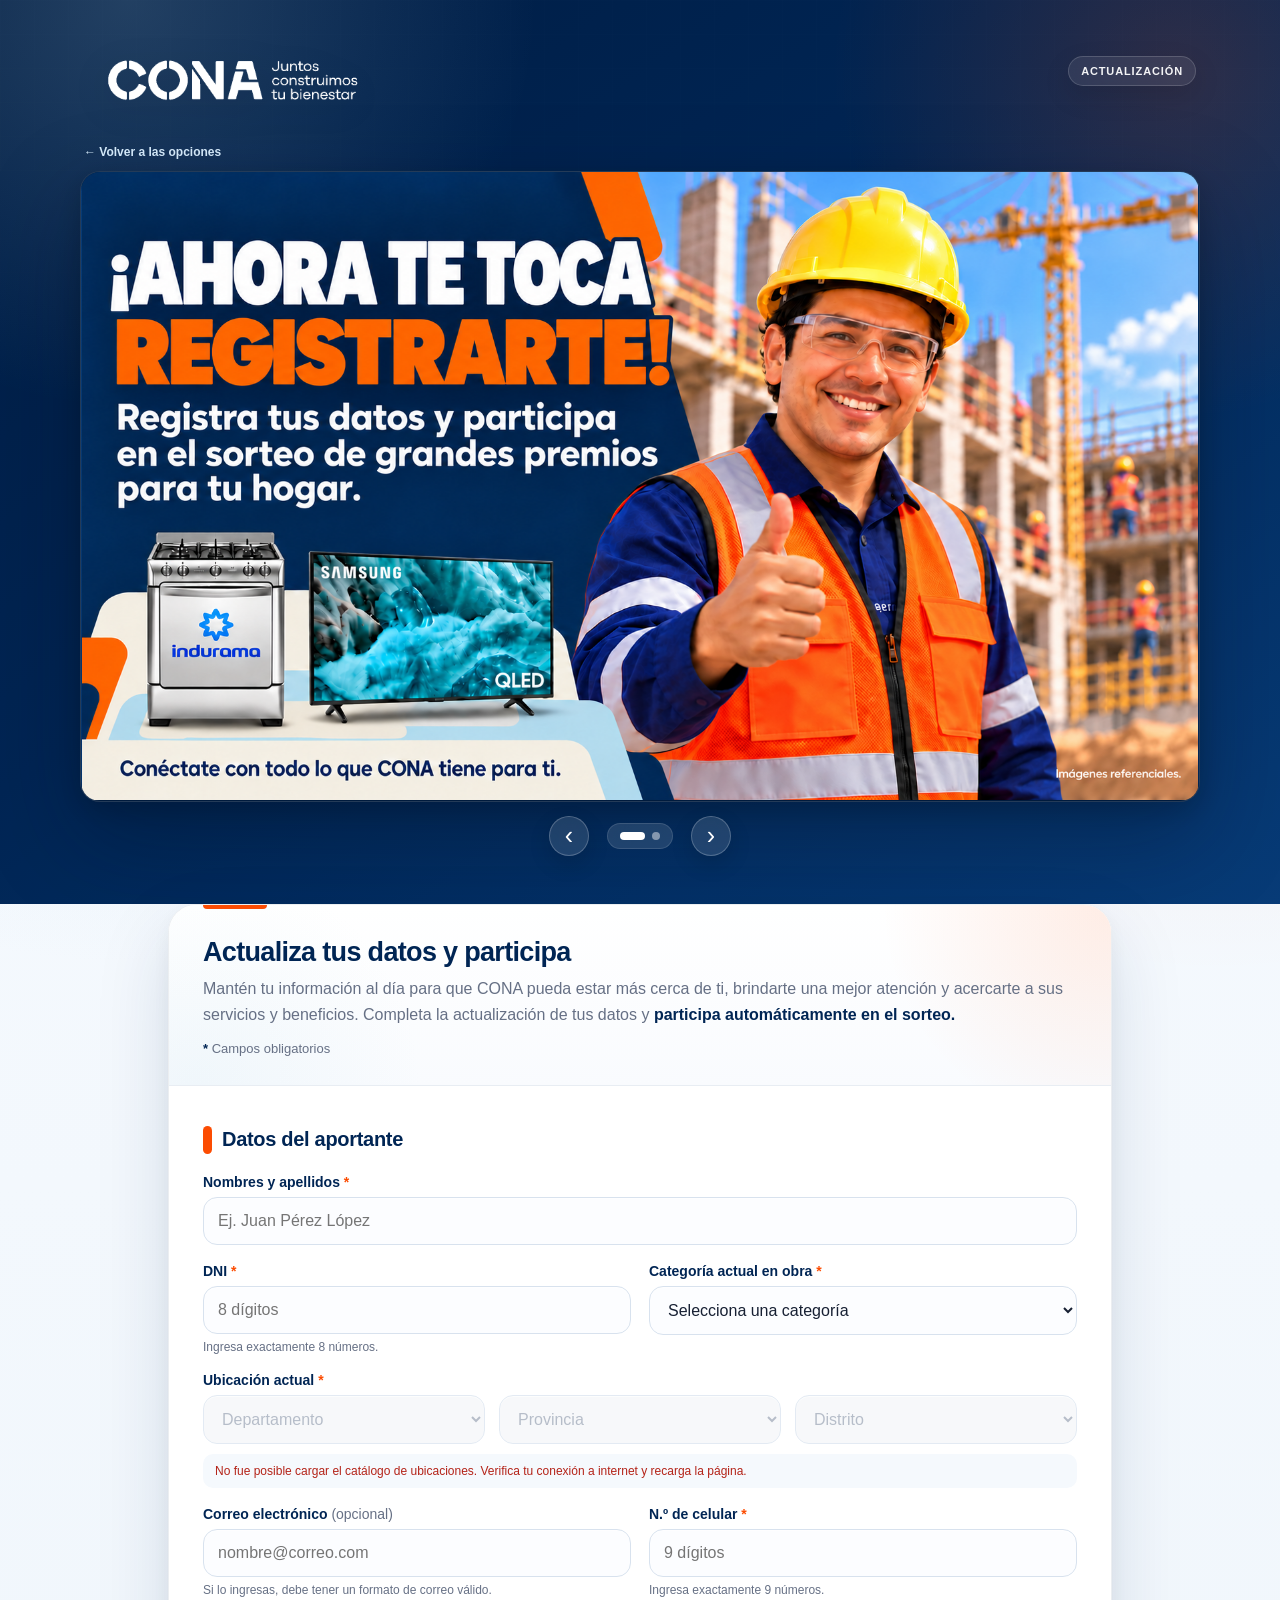
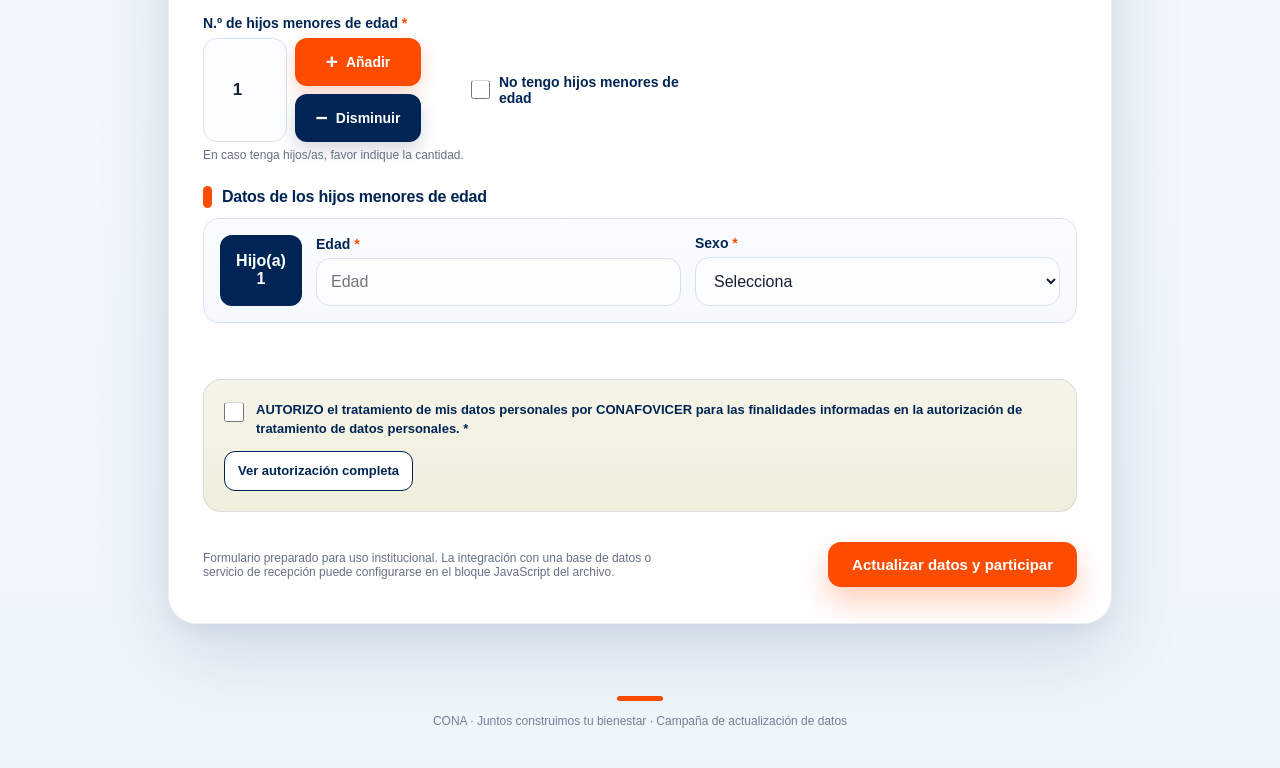
<file: opcion-2.html>
<!DOCTYPE html>
<html lang="es">
<head>
  <meta charset="UTF-8" />
  <meta name="viewport" content="width=device-width, initial-scale=1.0" />
  <title>Campaña de actualización de datos | CONA</title>
  <meta name="description" content="Campaña de actualización de datos - CONA. Tu información nos importa." />
  <style>
    :root {
      --cona-blue: #002554;
      --cona-blue-2: #073b77;
      --cona-orange: #fc4c02;
      --cona-sky: #bfdfec;
      --cona-cream: #f0efdd;
      --white: #ffffff;
      --ink: #172033;
      --muted: #667085;
      --border: #d8e2ee;
      --success: #137a4e;
      --danger: #b42318;
      --shadow: 0 20px 55px rgba(0, 37, 84, .15);
      --radius: 22px;
    }

    * { box-sizing: border-box; }
    html { scroll-behavior: smooth; }
    body {
      margin: 0;
      font-family: Inter, "Segoe UI", Arial, sans-serif;
      background:
        radial-gradient(circle at 10% 10%, rgba(191,223,236,.45), transparent 30%),
        radial-gradient(circle at 95% 18%, rgba(252,76,2,.10), transparent 24%),
        linear-gradient(180deg, #f8fbff 0%, #eef5fb 100%);
      color: var(--ink);
      min-height: 100vh;
    }

    .ambient {
      position: fixed;
      inset: 0;
      pointer-events: none;
      overflow: hidden;
      z-index: 0;
      opacity: .42;
    }
    .ambient span {
      position: absolute;
      top: -30px;
      color: #fff;
      text-shadow: 0 1px 5px rgba(0,37,84,.20);
      animation: fall linear infinite;
      user-select: none;
    }
    @keyframes fall {
      to { transform: translateY(110vh) rotate(360deg); }
    }

    .page { position: relative; z-index: 1; }

    .hero {
      position: relative;
      overflow: hidden;
      color: #fff;
      padding: 14px 16px 84px;
      background:
        radial-gradient(circle at 10% 0%, rgba(191,223,236,.18), transparent 28%),
        radial-gradient(circle at 92% 8%, rgba(252,76,2,.18), transparent 24%),
        linear-gradient(145deg, #001c42 0%, var(--cona-blue) 44%, #073b77 100%);
    }
    .hero::before {
      content: "";
      position: absolute;
      inset: 0;
      pointer-events: none;
      opacity: .26;
      background-image:
        linear-gradient(rgba(255,255,255,.025) 1px, transparent 1px),
        linear-gradient(90deg, rgba(255,255,255,.025) 1px, transparent 1px);
      background-size: 34px 34px;
      mask-image: linear-gradient(to bottom, #000 0%, transparent 76%);
    }
    .hero::after {
      content: "";
      position: absolute;
      left: -4%; right: -4%; bottom: -54px;
      height: 92px;
      background: #f7faff;
      border-radius: 50% 50% 0 0 / 100% 100% 0 0;
    }
    .hero-inner {
      max-width: 1120px;
      margin: 0 auto;
      position: relative;
      z-index: 2;
    }
    .brand-row {
      min-height: 58px;
      display: flex;
      align-items: center;
      justify-content: space-between;
      gap: 20px;
      margin-bottom: 14px;
      padding: 0 4px;
    }
    .logo {
      width: min(286px, 56vw);
      height: auto;
      display: block;
      filter: drop-shadow(0 8px 18px rgba(0,0,0,.12));
    }
    .year-badge {
      display: inline-flex;
      align-items: center;
      gap: 8px;
      padding: 8px 12px;
      border-radius: 999px;
      color: rgba(255,255,255,.94);
      background: rgba(255,255,255,.08);
      border: 1px solid rgba(255,255,255,.16);
      backdrop-filter: blur(14px);
      box-shadow: 0 10px 28px rgba(0,0,0,.12);
      font-size: 11px;
      font-weight: 900;
      letter-spacing: .08em;
      text-transform: uppercase;
      white-space: nowrap;
    }
    .hero-grid { display: grid; grid-template-columns: 1fr; gap: 0; }

    .carousel {
      position: relative;
      width: 100%;
      min-height: 560px;
      height: min(68vh, 720px);
      border-radius: 32px;
      overflow: hidden;
      isolation: isolate;
      background: #001b3d;
      border: 1px solid rgba(255,255,255,.14);
      box-shadow:
        0 34px 90px rgba(0,14,35,.34),
        0 8px 26px rgba(0,0,0,.18);
    }
    .carousel-viewport { width: 100%; height: 100%; overflow: hidden; }
    .carousel-track {
      display: flex;
      width: 100%;
      height: 100%;
      transition: transform .7s cubic-bezier(.22,.61,.36,1);
      will-change: transform;
    }
    .carousel-slide {
      position: relative;
      min-width: 100%;
      height: 100%;
      margin: 0;
      background: linear-gradient(135deg, #073b77, #002554);
    }
    .carousel-slide picture {
      display: block;
      width: 100%;
      height: 100%;
    }
    .carousel-slide img {
      width: 100%;
      height: 100%;
      display: block;
      object-fit: cover;
      object-position: center;
      transform: scale(1.012);
      transition: transform 7s ease;
    }
    .carousel-slide.is-missing picture { display: none; }
    .carousel-placeholder {
      display: none;
      width: 100%;
      height: 100%;
      place-items: center;
      text-align: center;
      padding: 28px;
      color: rgba(255,255,255,.92);
      font-weight: 800;
      line-height: 1.5;
      background:
        radial-gradient(circle at 82% 18%, rgba(252,76,2,.22), transparent 24%),
        linear-gradient(135deg, #073b77, #002554);
    }
    .carousel-slide.is-missing .carousel-placeholder { display: grid; }
    .carousel-placeholder code {
      display: inline-block;
      margin-top: 8px;
      padding: 5px 8px;
      border-radius: 7px;
      background: rgba(255,255,255,.12);
      color: #fff;
      font-size: 12px;
    }
    .carousel::before {
      content: "";
      position: absolute;
      inset: 0;
      pointer-events: none;
      z-index: 1;
      background:
        linear-gradient(90deg, rgba(0,18,44,.86) 0%, rgba(0,18,44,.63) 28%, rgba(0,18,44,.16) 58%, rgba(0,18,44,.12) 100%),
        linear-gradient(180deg, rgba(0,12,30,.05) 0%, rgba(0,12,30,.10) 52%, rgba(0,12,30,.55) 100%);
    }
    .carousel::after {
      content: "";
      position: absolute;
      inset: auto 0 0 0;
      height: 2px;
      z-index: 2;
      background: linear-gradient(90deg, transparent, rgba(255,255,255,.35), transparent);
      pointer-events: none;
    }
    .carousel-overlay {
      position: absolute;
      inset: 0;
      z-index: 2;
      display: flex;
      align-items: flex-end;
      justify-content: flex-start;
      padding: clamp(26px, 4.4vw, 58px);
      pointer-events: none;
    }
    .hero-card {
      max-width: 650px;
      padding: 0;
      background: transparent;
      border: 0;
      box-shadow: none;
      backdrop-filter: none;
    }
    .hero-title {
      margin: 0 0 14px;
      max-width: 10.8ch;
      font-family: Georgia, "Times New Roman", serif;
      font-weight: 700;
      font-size: clamp(48px, 7vw, 82px);
      line-height: .92;
      letter-spacing: -.045em;
      text-wrap: balance;
      text-shadow: 0 12px 34px rgba(0,0,0,.32);
    }
    .hero-subtitle {
      margin: 0 0 22px;
      max-width: 53ch;
      color: rgba(255,255,255,.91);
      font-size: 16px;
      line-height: 1.58;
      text-shadow: 0 8px 22px rgba(0,0,0,.30);
    }
    .hero-actions {
      display: flex;
      gap: 10px;
      align-items: center;
      flex-wrap: wrap;
      pointer-events: auto;
    }
    .hero-cta {
      display: inline-flex;
      align-items: center;
      justify-content: center;
      min-height: 46px;
      padding: 0 18px;
      border-radius: 14px;
      background: var(--cona-orange);
      color: #fff;
      text-decoration: none;
      font-weight: 900;
      font-size: 14px;
      box-shadow: 0 14px 34px rgba(252,76,2,.32);
      transition: transform .18s ease, box-shadow .18s ease, background .18s ease;
    }
    .hero-cta:hover { transform: translateY(-2px); box-shadow: 0 18px 38px rgba(252,76,2,.38); }
    .hero-cta:focus-visible { outline: 3px solid rgba(255,255,255,.86); outline-offset: 3px; }
    .carousel-control {
      position: absolute;
      top: 50%;
      transform: translateY(-50%);
      z-index: 4;
      width: 46px;
      height: 46px;
      border: 1px solid rgba(255,255,255,.22);
      border-radius: 50%;
      background: rgba(0,25,60,.44);
      color: #fff;
      font-size: 25px;
      line-height: 1;
      cursor: pointer;
      backdrop-filter: blur(14px);
      box-shadow: 0 8px 22px rgba(0,0,0,.14);
      transition: background .18s ease, transform .18s ease, opacity .18s ease;
    }
    .carousel-control:hover { background: rgba(0,37,84,.78); transform: translateY(-50%) scale(1.05); }
    .carousel-control:focus-visible { outline: 3px solid rgba(255,255,255,.82); outline-offset: 2px; }
    .carousel-control.prev { left: 16px; }
    .carousel-control.next { right: 16px; }
    .carousel-dots {
      position: absolute;
      right: 22px;
      bottom: 22px;
      z-index: 4;
      display: flex;
      align-items: center;
      gap: 7px;
      padding: 7px 9px;
      border-radius: 999px;
      background: rgba(0,27,62,.38);
      border: 1px solid rgba(255,255,255,.12);
      backdrop-filter: blur(12px);
    }
    .carousel-dot {
      width: 8px;
      height: 8px;
      padding: 0;
      border: 0;
      border-radius: 50%;
      background: rgba(255,255,255,.46);
      cursor: pointer;
      transition: width .18s ease, border-radius .18s ease, background .18s ease;
    }
    .carousel-dot.is-active { width: 25px; border-radius: 99px; background: #fff; }

    main {
      position: relative;
      z-index: 3;
      max-width: 980px;
      margin: -42px auto 0;
      padding: 0 18px 72px;
    }
    .form-shell {
      overflow: hidden;
      border-radius: 28px;
      background: rgba(255,255,255,.965);
      border: 1px solid rgba(0,37,84,.08);
      box-shadow:
        0 30px 74px rgba(0,37,84,.13),
        0 8px 24px rgba(0,37,84,.05);
      backdrop-filter: blur(16px);
    }
    .intro {
      position: relative;
      padding: 32px 34px 26px;
      border-bottom: 1px solid #e8edf3;
      background:
        radial-gradient(circle at 100% 0%, rgba(252,76,2,.10), transparent 24%),
        radial-gradient(circle at 3% 100%, rgba(191,223,236,.16), transparent 24%),
        linear-gradient(180deg, #fff 0%, #f9fbfe 100%);
    }
    .intro::before {
      content: "";
      position: absolute;
      top: 0; left: 34px;
      width: 64px;
      height: 4px;
      border-radius: 0 0 99px 99px;
      background: var(--cona-orange);
    }
    .intro h2 {
      margin: 0 0 8px;
      color: var(--cona-blue);
      font-size: 27px;
      letter-spacing: -.025em;
    }
    .intro p { margin: 0; color: var(--muted); line-height: 1.62; }
    .intro p strong { color: var(--cona-blue); font-weight: 800; }
    .required-note { margin-top: 10px !important; font-size: 13px; }
    .required-note strong { color: var(--cona-orange); }

    form { padding: 10px 34px 36px; }
    fieldset { border: 0; padding: 0; margin: 0; min-width: 0; }
    .section { padding: 30px 0; border-bottom: 1px solid #edf0f4; }
    .section:last-of-type { border-bottom: 0; }
    .section-title {
      display: flex;
      align-items: center;
      gap: 10px;
      margin: 0 0 20px;
      color: var(--cona-blue);
      font-size: 20px;
      font-weight: 900;
      letter-spacing: -.015em;
    }
    .section-title .brick {
      width: 9px; height: 28px; border-radius: 5px; background: var(--cona-orange); flex: 0 0 auto;
    }

    .grid { display: grid; grid-template-columns: repeat(2, minmax(0, 1fr)); gap: 18px; }
    .grid-3 { display: grid; grid-template-columns: repeat(3, minmax(0, 1fr)); gap: 14px; }
    .full { grid-column: 1 / -1; }
    .field label { display: block; font-weight: 700; font-size: 14px; color: var(--cona-blue); margin: 0 0 7px; }
    .field label .req { color: var(--cona-orange); }
    .children-count-row { display:grid; grid-template-columns:minmax(250px, 1fr) minmax(220px, auto); gap:16px; align-items:center; }
    .children-count-control { display:flex; align-items:stretch; gap:8px; }
    .children-count-control input { width:84px; flex:0 0 84px; text-align:center; font-weight:900; font-size:17px; }
    .child-adjust-buttons { display:flex; gap:8px; flex-wrap:wrap; }
    .child-adjust {
      appearance:none; border:0; border-radius:12px; min-height:48px; width:126px; padding:10px 14px;
      font:inherit; font-size:14px; font-weight:900; cursor:pointer; display:inline-flex; align-items:center; justify-content:center; gap:8px;
      transition:transform .16s ease, box-shadow .16s ease, opacity .16s ease; white-space:nowrap;
    }
    .child-adjust:hover:not(:disabled) { transform:translateY(-1px); }
    .child-adjust:focus-visible { outline:3px solid rgba(0,37,84,.18); outline-offset:2px; }
    .child-adjust.add { background:var(--cona-orange); color:#fff; box-shadow:0 7px 17px rgba(252,76,2,.22); }
    .child-adjust.remove { background:var(--cona-blue); color:#fff; box-shadow:0 7px 17px rgba(0,37,84,.18); }
    .child-adjust:disabled { opacity:.38; cursor:not-allowed; box-shadow:none; }
    .child-adjust .symbol { font-size:21px; line-height:1; font-weight:900; }
    .no-children-option { display:flex; align-items:center; gap:9px; min-height:48px; padding:0 2px; color:var(--cona-blue); font-weight:700; font-size:14px; }
    .no-children-option input { width:19px; height:19px; margin:0; accent-color:var(--cona-orange); cursor:pointer; flex:0 0 auto; }
    .no-children-option label { margin:0; cursor:pointer; font-weight:700; }
    input, select, textarea {
      width: 100%;
      border: 1.5px solid var(--border);
      border-radius: 14px;
      padding: 14px 14px;
      box-shadow: inset 0 1px 0 rgba(255,255,255,.7);
      font: inherit;
      color: var(--ink);
      background: #fcfdff;
      outline: none;
      transition: border-color .18s ease, box-shadow .18s ease, transform .18s ease;
    }
    input:focus, select:focus, textarea:focus {
      border-color: var(--cona-blue-2);
      box-shadow: 0 0 0 4px rgba(0,37,84,.08), 0 8px 22px rgba(0,37,84,.05);
    }
    input:invalid:not(:placeholder-shown), textarea:invalid:not(:placeholder-shown) { border-color: #e4a6a0; }
    select:disabled { background: #f4f6f8; color: #98a2b3; cursor: not-allowed; }
    .hint { display: block; margin-top: 6px; color: var(--muted); font-size: 12px; }
    .ubigeo-status { margin-top: 10px; padding: 10px 12px; border-radius: 10px; background: #f5f9fd; color: var(--cona-blue); font-size: 12px; display: none; }

    .children-wrap { grid-column: 1 / -1; margin-top: 2px; }
    .children-list { display: grid; gap: 12px; margin-top: 10px; }
    .child-card {
      display: grid; grid-template-columns: 82px minmax(0,1fr) minmax(0,1fr); gap: 14px; align-items: end;
      padding: 16px; border: 1.5px solid var(--border); border-radius: 16px; background: linear-gradient(180deg, #fbfdff 0%, #f5f9fd 100%);
    }
    .child-badge {
      align-self: stretch; min-height: 48px; border-radius: 12px; background: var(--cona-blue); color: #fff;
      display: grid; place-items: center; font-weight: 900; text-align: center; line-height: 1.15; padding: 8px;
    }
    .child-card label { margin-bottom: 6px; }
    .children-empty { padding: 14px 15px; border-radius: 14px; background: linear-gradient(180deg, #f7fbff 0%, #f2f7fc 100%); color: var(--muted); font-size: 13px; }


    .consent {
      margin: 26px 0 6px;
      padding: 20px;
      border-radius: 18px;
      background: linear-gradient(180deg, #f5f4e8 0%, #f0efdd 100%);
      color: #394150;
      font-size: 13px;
      line-height: 1.58;
      border: 1px solid rgba(0,37,84,.10);
    }
    .consent-head { display:flex; gap:12px; align-items:flex-start; }
    .consent-check { width:20px; height:20px; margin:2px 0 0; flex:0 0 auto; accent-color:var(--cona-orange); cursor:pointer; }
    .consent-label { display:block; margin:0; color:var(--cona-blue); font-weight:800; line-height:1.5; cursor:pointer; }
    .consent-actions { margin-top:12px; }
    .consent-toggle { appearance:none; border:1.5px solid var(--cona-blue); background:#fff; color:var(--cona-blue); border-radius:11px; padding:9px 13px; font:inherit; font-weight:800; cursor:pointer; transition:background .18s ease,color .18s ease,transform .18s ease; }
    .consent-toggle:hover { background:var(--cona-blue); color:#fff; transform:translateY(-1px); }
    .consent-detail { margin-top:14px; padding:16px 17px; border-radius:13px; background:#fff; border:1px solid rgba(0,37,84,.12); color:#344054; }
    .consent-detail[hidden] { display:none; }
    .consent-detail h4 { margin:16px 0 7px; color:var(--cona-blue); font-size:13px; text-transform:uppercase; letter-spacing:.025em; }
    .consent-detail h4:first-child { margin-top:0; }
    .consent-detail p { margin:0 0 8px; }
    .consent-detail ul { margin:6px 0 10px 19px; padding:0; }
    .consent-detail li { margin:0 0 7px; }
    .consent-meta { margin-top:10px; color:var(--muted); font-size:11px; }

    .actions { display: flex; gap: 12px; align-items: center; justify-content: space-between; padding-top: 24px; }
    .submit {
      appearance: none;
      border: 0;
      background: var(--cona-orange);
      color: white;
      padding: 14px 24px;
      border-radius: 13px;
      font-weight: 900;
      font-size: 15px;
      cursor: pointer;
      box-shadow: 0 14px 30px rgba(252,76,2,.28);
      transition: transform .16s ease, box-shadow .16s ease, opacity .16s ease;
    }
    .submit:hover { transform: translateY(-1px); box-shadow: 0 13px 28px rgba(252,76,2,.30); }
    .submit:disabled { opacity: .55; cursor: wait; transform: none; }
    .privacy { color: var(--muted); font-size: 12px; max-width: 470px; }

    .toast {
      position: fixed;
      right: 20px; bottom: 20px;
      background: #fff;
      border-left: 5px solid var(--success);
      box-shadow: 0 12px 35px rgba(0,0,0,.17);
      border-radius: 12px;
      padding: 14px 16px;
      max-width: min(390px, calc(100vw - 40px));
      z-index: 10;
      transform: translateY(120px);
      opacity: 0;
      transition: .25s ease;
    }
    .toast.show { transform: translateY(0); opacity: 1; }
    .toast.error { border-left-color: var(--danger); }
    .toast strong { display: block; color: var(--cona-blue); margin-bottom: 3px; }

    footer { max-width: 920px; margin: 0 auto; padding: 0 18px 40px; text-align: center; color: #758195; font-size: 12px; }
    .footer-line { width: 46px; height: 5px; border-radius: 99px; background: var(--cona-orange); margin: 0 auto 13px; }

    @media (max-width: 720px) {
      body {
        background:
          radial-gradient(circle at 0% 0%, rgba(191,223,236,.34), transparent 26%),
          linear-gradient(180deg, #f8fbff 0%, #eef5fb 100%);
      }
      .hero {
        padding: 10px 10px 62px;
        background: linear-gradient(160deg, #001b3d 0%, #002c61 62%, #073b77 100%);
      }
      .hero::before { background-size: 26px 26px; opacity: .18; }
      .hero::after { bottom: -34px; height: 60px; }
      .brand-row { min-height: 50px; margin-bottom: 10px; padding: 0 4px; }
      .logo { width: min(220px, 58vw); }
      .year-badge { padding: 7px 10px; font-size: 10px; letter-spacing: .06em; }

      .carousel {
        min-height: 620px;
        height: 76svh;
        max-height: 760px;
        border-radius: 24px;
        box-shadow: 0 28px 60px rgba(0,10,28,.36);
      }
      .carousel-slide img { object-position: center center; }
      .carousel::before {
        background:
          linear-gradient(180deg, rgba(0,17,42,.10) 0%, rgba(0,17,42,.20) 38%, rgba(0,17,42,.78) 74%, rgba(0,17,42,.94) 100%),
          linear-gradient(90deg, rgba(0,17,42,.18) 0%, transparent 50%, rgba(0,17,42,.12) 100%);
      }
      .carousel-overlay {
        align-items: flex-end;
        padding: 22px 18px 66px;
      }
      .hero-card { max-width: 100%; }
      .hero-title {
        max-width: 10ch;
        margin-bottom: 12px;
        font-size: clamp(39px, 12vw, 58px);
        line-height: .93;
        letter-spacing: -.05em;
      }
      .hero-subtitle {
        margin-bottom: 18px;
        max-width: 36ch;
        font-size: 14px;
        line-height: 1.5;
        color: rgba(255,255,255,.90);
      }
      .hero-actions { gap: 8px; }
      .hero-cta {
        min-height: 48px;
        flex: 1 1 180px;
        border-radius: 14px;
        font-size: 14px;
      }
      .carousel-control {
        top: auto;
        bottom: 17px;
        transform: none;
        width: 40px;
        height: 40px;
        font-size: 22px;
        background: rgba(0,28,63,.54);
      }
      .carousel-control:hover { transform: none; }
      .carousel-control.prev { left: 16px; }
      .carousel-control.next { left: 62px; right: auto; }
      .carousel-dots {
        left: auto;
        right: 16px;
        bottom: 19px;
        padding: 7px 9px;
      }

      main { margin-top: -34px; padding: 0 12px 56px; }
      .form-shell { border-radius: 24px; }
      .intro { padding: 28px 22px 22px; }
      .intro::before { left: 22px; width: 52px; }
      .intro h2 { font-size: 24px; }
      form { padding: 6px 20px 28px; }
      .section { padding: 26px 0; }
      .section-title { font-size: 19px; }
      .grid, .grid-3 { grid-template-columns: 1fr; gap: 15px; }
      .children-count-row { grid-template-columns:1fr; gap:10px; }
      .children-count-control { flex-wrap:wrap; }
      .children-count-control input { width:76px; flex-basis:76px; }
      .child-adjust-buttons { flex:1 1 230px; }
      .child-adjust { flex:1 1 145px; justify-content:center; }
      .child-card { grid-template-columns: 1fr; }
      .child-badge { min-height: 42px; }
      .consent { margin-top: 20px; padding: 17px; border-radius: 16px; }
      .actions { align-items: stretch; flex-direction: column-reverse; gap: 14px; }
      .submit { width: 100%; min-height: 50px; border-radius: 14px; }
      .privacy { line-height: 1.5; }
      footer { padding-bottom: 28px; }
    }

    @media (max-width: 390px) {
      .year-badge { display: none; }
      .brand-row { justify-content: center; }
      .logo { width: min(230px, 72vw); }
      .carousel { min-height: 590px; height: 74svh; }
      .hero-title { font-size: clamp(37px, 12.6vw, 52px); }
      .hero-subtitle { font-size: 13.5px; }
    }

    @media (prefers-reduced-motion: reduce) {
      *, *::before, *::after {
        scroll-behavior: auto !important;
        animation-duration: .01ms !important;
        animation-iteration-count: 1 !important;
        transition-duration: .01ms !important;
      }
    }

    .back-link { display: inline-block; margin: 0 4px 12px; color: #d9efff; font-size: 12px; font-weight: 700; text-decoration: none; }
    .back-link:hover, .back-link:focus-visible { color: #fff; text-decoration: underline; }

    /* Las piezas contienen todos los textos; se muestran completas y sin capas encima. */
    .hero { padding-bottom: 48px; }
    .hero::after { display: none; }
    .carousel {
      min-height: 0;
      height: auto;
      max-height: none;
      aspect-ratio: 1672 / 941;
      overflow: hidden;
      border-radius: 20px;
    }
    .carousel::before, .carousel::after { display: none; }
    .carousel-slide img { object-fit: contain; transform: none; transition: none; }
    .carousel-navigation {
      display: flex;
      align-items: center;
      justify-content: center;
      gap: 18px;
      padding: 14px 0 0;
    }
    .carousel-navigation .carousel-control {
      position: static;
      transform: none;
      flex: 0 0 40px;
      width: 40px;
      height: 40px;
      background: rgba(255,255,255,.12);
    }
    .carousel-navigation .carousel-control:hover { transform: none; background: rgba(255,255,255,.22); }
    .carousel-navigation .carousel-dots {
      position: static;
      padding: 8px 12px;
      background: rgba(255,255,255,.12);
    }
    main { margin-top: 0; }
    @media (max-width: 720px) {
      .hero { padding-bottom: 30px; }
      .carousel {
        aspect-ratio: 2 / 3;
        height: auto;
        min-height: 0;
        max-height: none;
        border-radius: 14px;
      }
      .carousel-slide picture, .carousel-slide img {
        width: 100%;
        height: 100%;
        object-fit: contain;
      }
      .carousel-navigation { padding-top: 10px; }
      main { margin-top: 0; }
    }
  </style>
</head>
<body>
  <div class="ambient" aria-hidden="true" id="ambient"></div>

  <div class="page">
    <header class="hero">
      <div class="hero-inner">
        <div class="brand-row">
          <img class="logo" alt="CONA - Juntos construimos tu bienestar" src="[data-uri]">
          <div class="year-badge">ACTUALIZACIÓN</div>
        </div>
        <a class="back-link" href="index.html">← Volver a las opciones</a>
        <div class="hero-grid">
          <div class="carousel" id="photoCarousel" aria-roledescription="carrusel" aria-label="Piezas gráficas de la campaña de actualización de datos" tabindex="0">
            <div class="carousel-viewport">
              <div class="carousel-track" id="carouselTrack">
                <figure class="carousel-slide">
                  <picture>
                    <source media="(max-width: 720px)" srcset="assets/opcion_2/banner-01-mobile.png">
                    <img src="assets/opcion_2/banner-01.png" alt="Registra tus datos y participa en el sorteo" loading="eager" fetchpriority="high">
                  </picture>
                  <div class="carousel-placeholder">No se pudo cargar la primera imagen de la campaña.</div>
                </figure>
                <figure class="carousel-slide">
                  <picture>
                    <source media="(max-width: 720px)" srcset="assets/opcion_2/banner-02-mobile.png">
                    <img src="assets/opcion_2/banner-02.png" alt="Registra tus datos y gana grandes premios" loading="lazy">
                  </picture>
                  <div class="carousel-placeholder">No se pudo cargar la segunda imagen de la campaña.</div>
                </figure>
              </div>
            </div>
          </div>
          <div class="carousel-navigation" aria-label="Controles del carrusel">
            <button class="carousel-control prev" id="carouselPrev" type="button" aria-label="Imagen anterior">‹</button>
            <div class="carousel-dots" id="carouselDots" aria-label="Seleccionar imagen"></div>
            <button class="carousel-control next" id="carouselNext" type="button" aria-label="Imagen siguiente">›</button>
          </div>
        </div>
      </div>
    </header>

    <main>
      <section class="form-shell" id="actualizacion">
        <div class="intro">
          <h2>Actualiza tus datos y participa</h2>
          <p>Mantén tu información al día para que CONA pueda estar más cerca de ti, brindarte una mejor atención y acercarte a sus servicios y beneficios. Completa la actualización de tus datos y <strong>participa automáticamente en el sorteo.</strong></p>
          <p class="required-note"><strong>*</strong> Campos obligatorios</p>
        </div>

        <form id="updateDataForm" novalidate>
          <section class="section">
            <h3 class="section-title"><span class="brick"></span>Datos del aportante</h3>
            <div class="grid">
              <div class="field full">
                <label for="nombre">Nombres y apellidos <span class="req">*</span></label>
                <input id="nombre" name="nombre" type="text" autocomplete="name" minlength="5" maxlength="120" required placeholder="Ej. Juan Pérez López" />
              </div>
              <div class="field">
                <label for="dni">DNI <span class="req">*</span></label>
                <input id="dni" name="dni" type="text" inputmode="numeric" autocomplete="off" maxlength="8" pattern="[0-9]{8}" required placeholder="8 dígitos" />
                <small class="hint">Ingresa exactamente 8 números.</small>
              </div>
              <div class="field">
                <label for="categoria">Categoría actual en obra <span class="req">*</span></label>
                <select id="categoria" name="categoria" required>
                  <option value="">Selecciona una categoría</option>
                  <option>Peón</option>
                  <option>Oficial</option>
                  <option>Operario</option>
                </select>
              </div>
              <div class="field full">
                <label>Ubicación actual <span class="req">*</span></label>
                <div class="grid-3">
                  <select id="departamento" name="departamento" required aria-label="Departamento">
                    <option value="">Departamento</option>
                  </select>
                  <select id="provincia" name="provincia" required disabled aria-label="Provincia">
                    <option value="">Provincia</option>
                  </select>
                  <select id="distrito" name="distrito" required disabled aria-label="Distrito">
                    <option value="">Distrito</option>
                  </select>
                </div>
                <div id="ubigeoStatus" class="ubigeo-status" role="status"></div>
                <input type="hidden" id="ubigeo" name="ubigeo" />
              </div>
              <div class="field">
                <label for="correo">Correo electrónico <span style="font-weight:500; color:var(--muted);">(opcional)</span></label>
                <input id="correo" name="correo" type="email" autocomplete="email" placeholder="nombre@correo.com" />
                <small class="hint">Si lo ingresas, debe tener un formato de correo válido.</small>
              </div>
              <div class="field">
                <label for="celular">N.º de celular <span class="req">*</span></label>
                <input id="celular" name="celular" type="tel" inputmode="numeric" autocomplete="tel" maxlength="9" pattern="[0-9]{9}" required placeholder="9 dígitos" />
                <small class="hint">Ingresa exactamente 9 números.</small>
              </div>
              <div class="field">
                <label for="hijos">N.º de hijos menores de edad <span class="req">*</span></label>
                <div class="children-count-row">
                  <div class="children-count-control" aria-label="Control de número de hijos">
                    <input id="hijos" name="hijos_menores" type="number" inputmode="numeric" min="0" max="20" step="1" required value="1" aria-label="Número de hijos menores de edad" />
                    <div class="child-adjust-buttons">
                      <button id="agregarHijo" class="child-adjust add" type="button" aria-label="Añadir"><span class="symbol" aria-hidden="true">+</span> Añadir</button>
                      <button id="quitarHijo" class="child-adjust remove" type="button" aria-label="Disminuir"><span class="symbol" aria-hidden="true">−</span> Disminuir</button>
                    </div>
                  </div>
                  <div class="no-children-option">
                    <input id="sinHijos" name="sin_hijos" type="checkbox" value="Sí" />
                    <label for="sinHijos">No tengo hijos menores de edad</label>
                  </div>
                </div>
                <small class="hint">En caso tenga hijos/as, favor indique la cantidad.</small>
              </div>

              <div class="children-wrap">
                <div class="section-title" style="font-size:16px; margin:4px 0 8px;"><span class="brick" style="height:22px;"></span>Datos de los hijos menores de edad</div>
                <div id="childrenList" class="children-list" aria-live="polite">
                  <div class="children-empty">Indica el número de hijos menores de edad para registrar la edad y el sexo de cada uno.</div>
                </div>
              </div>
            </div>
          </section>


          <div class="consent" id="consentBlock">
            <div class="consent-head">
              <input class="consent-check" id="consentimientoDatos" name="consentimiento_datos_personales" type="checkbox" value="Sí" required />
              <label class="consent-label" for="consentimientoDatos">AUTORIZO el tratamiento de mis datos personales por CONAFOVICER para las finalidades informadas en la autorización de tratamiento de datos personales. <span class="req">*</span></label>
            </div>
            <div class="consent-actions">
              <button class="consent-toggle" id="consentToggle" type="button" aria-expanded="false" aria-controls="consentDetail">Ver autorización completa</button>
            </div>
            <div class="consent-detail" id="consentDetail" hidden>
              <h4>Autorización</h4>
              <p><strong>AUTORIZO</strong> al Comité Nacional de Administración del Fondo para la Construcción de Viviendas y Centros Recreacionales para los Trabajadores en Construcción Civil del Perú - <strong>CONAFOVICER</strong>, con domicilio en Prolongación Cangallo N.° 670, tercer piso, La Victoria, Lima, a recopilar, registrar, organizar, almacenar, conservar, consultar, verificar, actualizar, analizar y utilizar mis datos personales de identificación, contacto, información laboral, aportaciones y uso de servicios, así como la información sobre edad y sexo de mis hijos menores declarada en este formulario, conforme a la Ley N.° 29733 y su Reglamento.</p>
              <h4>Finalidades y alcance de la autorización</h4>
              <ul>
                <li>Crear y mantener actualizado mi registro como aportante o beneficiario, verificar mi identidad, condición laboral y aportaciones, y gestionar mis solicitudes, trámites y acceso a los servicios y beneficios institucionales.</li>
                <li>Gestionar la <strong>Campaña de actualización de datos</strong>, verificar y mantener vigente mi información como aportante o beneficiario, y mejorar la calidad de los registros utilizados para la prestación de servicios institucionales.</li>
                <li>Almacenar mi información en el banco de datos personales denominado <strong>“Aportantes”</strong>, de titularidad de CONAFOVICER.</li>
                <li>Diseñar, evaluar y mejorar los servicios y beneficios de vivienda, recreación, educación, capacitación y asistencia social, mediante estadísticas, estudios, segmentaciones y análisis del conjunto de aportantes. Los resultados serán utilizados preferentemente de forma agregada o anonimizada y no se adoptarán decisiones con efectos jurídicos basadas únicamente en tratamientos automatizados.</li>
                <li>Remitirme información institucional sobre beneficios, programas, actividades, campañas, requisitos, convocatorias y servicios de CONAFOVICER mediante el teléfono, correo electrónico, mensajes de texto, WhatsApp, aplicaciones móviles u otros canales de contacto que haya proporcionado.</li>
                <li>Atender consultas y reclamos, cumplir obligaciones legales y realizar controles, auditorías y acciones de seguridad relacionadas con los fines institucionales.</li>
              </ul>
              <h4>Tratamiento, destinatarios y conservación</h4>
              <ul>
                <li>CONAFOVICER podrá verificar mis datos con empleadores o exempleadores, entidades públicas competentes y entidades recaudadoras, cuando corresponda y exista habilitación legal.</li>
                <li>Mis datos podrán ser tratados por personal autorizado de CONAFOVICER y por proveedores que actúen por encargo de la institución, sujetos a obligaciones de confidencialidad y seguridad.</li>
                <li>Mis datos no serán vendidos ni utilizados para finalidades ajenas a las informadas. Podrán comunicarse a autoridades o terceros cuando exista una obligación legal.</li>
                <li>La información será conservada mientras mantenga una relación como aportante o beneficiario y, posteriormente, durante cinco (5) años o por el plazo mayor exigido por la normativa aplicable.</li>
              </ul>
              <h4>Derechos del titular</h4>
              <p>Puedo solicitar información, acceso, actualización, rectificación, cancelación u oposición al tratamiento de mis datos, así como revocar mi consentimiento, mediante la Mesa de Partes física o virtual de CONAFOVICER. La revocación no afecta los tratamientos realizados previamente de manera lícita.</p>
              <h4>Declaración</h4>
              <p><strong>DECLARO</strong> que he recibido información clara y suficiente sobre el tratamiento de mis datos personales y que, al marcar la casilla de autorización y enviar este formulario, otorgo mi consentimiento de forma libre, previa, expresa, informada e inequívoca para las finalidades descritas.</p>
              <div class="consent-meta">Versión del consentimiento: 16 de octubre.</div>
            </div>
          </div>

          <div class="actions">
            <div class="privacy">Formulario preparado para uso institucional. La integración con una base de datos o servicio de recepción puede configurarse en el bloque JavaScript del archivo.</div>
            <button class="submit" id="submitBtn" type="submit">Actualizar datos y participar</button>
          </div>
        </form>
      </section>
    </main>

    <footer>
      <div class="footer-line"></div>
      CONA · Juntos construimos tu bienestar · Campaña de actualización de datos
    </footer>
  </div>

  <div class="toast" id="toast" role="status" aria-live="polite"><strong id="toastTitle"></strong><span id="toastText"></span></div>

  <script>
    // ================================================================
    // CONFIGURACIÓN DE ENVÍO
    // Coloca aquí la URL de tu endpoint (Apps Script, API propia, etc.).
    // Si se deja vacío, el formulario funciona en modo demostración:
    // valida todos los campos y muestra confirmación, pero no envía datos.
    // ================================================================
    const FORM_ENDPOINT = "";

    // Catálogo UBIGEO (INEI/SISCONCODE), con fuente secundaria de contingencia.
    const UBIGEO_CSV = "https://raw.githubusercontent.com/Rodasluis/Peru-maps/main/salida/ubigeos_\u0032\u0030\u0032\u0036.csv";
    const UBIGEO_FALLBACK = {
      departamentos: "https://raw.githubusercontent.com/RitchieRD/ubigeos-peru-data/main/json/1_ubigeo_departamentos.json",
      provincias: "https://raw.githubusercontent.com/RitchieRD/ubigeos-peru-data/main/json/2_ubigeo_provincias.json",
      distritos: "https://raw.githubusercontent.com/RitchieRD/ubigeos-peru-data/main/json/3_ubigeo_distritos.json"
    };

    const $ = (id) => document.getElementById(id);
    const form = $("updateDataForm");
    const dpto = $("departamento");
    const prov = $("provincia");
    const dist = $("distrito");
    const ubigeo = $("ubigeo");
    const statusBox = $("ubigeoStatus");
    const submitBtn = $("submitBtn");
    const hijosInput = $("hijos");
    const sinHijos = $("sinHijos");
    const agregarHijo = $("agregarHijo");
    const quitarHijo = $("quitarHijo");
    const childrenList = $("childrenList");
    const consentimientoDatos = $("consentimientoDatos");
    const consentToggle = $("consentToggle");
    const consentDetail = $("consentDetail");
    let data = { departamentos: [], provincias: [], distritos: [] };

    // Partículas ambientales discretas para acompañar la identidad visual de la campaña.
    const ambient = $("ambient");
    for (let i = 0; i < 34; i++) {
      const s = document.createElement("span");
      s.textContent = i % 6 === 0 ? "✦" : "•";
      s.style.left = Math.random() * 100 + "%";
      s.style.fontSize = (8 + Math.random() * 14) + "px";
      s.style.animationDuration = (9 + Math.random() * 12) + "s";
      s.style.animationDelay = (-Math.random() * 18) + "s";
      ambient.appendChild(s);
    }

    // Carrusel superior: cambia de imagen cada 5 segundos y se detiene al interactuar.
    const carousel = $("photoCarousel");
    const carouselTrack = $("carouselTrack");
    const carouselPrev = $("carouselPrev");
    const carouselNext = $("carouselNext");
    const carouselDots = $("carouselDots");
    const carouselSlides = Array.from(carouselTrack.querySelectorAll(".carousel-slide"));
    let carouselIndex = 0;
    let carouselTimer = null;
    let touchStartX = 0;

    carouselSlides.forEach((slide, index) => {
      const img = slide.querySelector("img");
      img.addEventListener("error", () => {
        slide.classList.add("is-missing");
      });
      if (img.complete && img.naturalWidth === 0) slide.classList.add("is-missing");

      const dot = document.createElement("button");
      dot.type = "button";
      dot.className = "carousel-dot";
      dot.setAttribute("aria-label", `Mostrar fotografía ${index + 1}`);
      dot.addEventListener("click", () => showSlide(index, true));
      carouselDots.appendChild(dot);
    });

    const carouselDotButtons = Array.from(carouselDots.querySelectorAll(".carousel-dot"));

    function showSlide(index, restart = false) {
      carouselIndex = (index + carouselSlides.length) % carouselSlides.length;
      carouselTrack.style.transform = `translateX(-${carouselIndex * 100}%)`;
      carouselDotButtons.forEach((dot, i) => dot.classList.toggle("is-active", i === carouselIndex));
      if (restart) startCarousel();
    }

    function stopCarousel() {
      if (carouselTimer) clearInterval(carouselTimer);
      carouselTimer = null;
    }

    function startCarousel() {
      stopCarousel();
      if (window.matchMedia("(prefers-reduced-motion: reduce)").matches) return;
      carouselTimer = setInterval(() => showSlide(carouselIndex + 1), 5000);
    }

    carouselPrev.addEventListener("click", () => showSlide(carouselIndex - 1, true));
    carouselNext.addEventListener("click", () => showSlide(carouselIndex + 1, true));
    carousel.addEventListener("mouseenter", stopCarousel);
    carousel.addEventListener("mouseleave", startCarousel);
    carousel.addEventListener("focusin", stopCarousel);
    carousel.addEventListener("focusout", startCarousel);
    carousel.addEventListener("touchstart", (e) => { touchStartX = e.changedTouches[0].clientX; stopCarousel(); }, { passive:true });
    carousel.addEventListener("touchend", (e) => {
      const delta = e.changedTouches[0].clientX - touchStartX;
      if (Math.abs(delta) > 45) showSlide(carouselIndex + (delta < 0 ? 1 : -1));
      startCarousel();
    }, { passive:true });

    carousel.addEventListener("keydown", (event) => {
      if (event.key === "ArrowLeft" || event.key === "ArrowRight") {
        event.preventDefault();
        showSlide(carouselIndex + (event.key === "ArrowRight" ? 1 : -1), true);
      }
    });

    showSlide(0);
    startCarousel();

    function option(value, text) {
      const o = document.createElement("option");
      o.value = value;
      o.textContent = text;
      return o;
    }

    function resetSelect(select, placeholder) {
      select.innerHTML = "";
      select.appendChild(option("", placeholder));
    }

    function parseCsvLine(line) {
      const out = [];
      let value = "";
      let quoted = false;
      for (let i = 0; i < line.length; i++) {
        const ch = line[i];
        if (ch === '"') {
          if (quoted && line[i + 1] === '"') { value += '"'; i++; }
          else quoted = !quoted;
        } else if (ch === "," && !quoted) {
          out.push(value); value = "";
        } else value += ch;
      }
      out.push(value);
      return out;
    }

    function normalizeUbigeoCsv(csvText) {
      const lines = csvText.replace(/^\uFEFF/, "").split(/\r?\n/).filter(Boolean);
      const headers = parseCsvLine(lines.shift());
      const rows = lines.map(line => {
        const cols = parseCsvLine(line);
        return Object.fromEntries(headers.map((h, i) => [h, cols[i] ?? ""]));
      });
      const departamentos = rows.filter(r => r.nivel === "departamento").map(r => ({ id:r.ubigeo, departamento:r.nombre }));
      const provincias = rows.filter(r => r.nivel === "provincia").map(r => ({ id:r.ubigeo, provincia:r.nombre, departamento_id:r.ubigeo_departamento }));
      const distritos = rows.filter(r => r.nivel === "distrito").map(r => ({ id:r.ubigeo, ubigeo:r.ubigeo, distrito:r.nombre, provincia_id:r.ubigeo_provincia, departamento_id:r.ubigeo_departamento }));
      if (!departamentos.length || !provincias.length || !distritos.length) throw new Error("Catálogo UBIGEO incompleto");
      return { departamentos, provincias, distritos };
    }

    async function loadUbigeoFallback() {
      const [rd, rp, rdi] = await Promise.all([fetch(UBIGEO_FALLBACK.departamentos), fetch(UBIGEO_FALLBACK.provincias), fetch(UBIGEO_FALLBACK.distritos)]);
      if (!rd.ok || !rp.ok || !rdi.ok) throw new Error("No se pudo cargar el catálogo alternativo");
      return { departamentos:await rd.json(), provincias:await rp.json(), distritos:await rdi.json() };
    }

    async function loadUbigeo() {
      statusBox.style.display = "block";
      statusBox.style.color = "var(--cona-blue)";
      statusBox.textContent = "Cargando catálogo de ubicaciones del Perú…";
      dpto.disabled = true; prov.disabled = true; dist.disabled = true;
      try {
        try {
          const res = await fetch(UBIGEO_CSV, { cache:"force-cache" });
          if (!res.ok) throw new Error("No se pudo cargar el catálogo UBIGEO");
          data = normalizeUbigeoCsv(await res.text());
        } catch (primaryError) {
          console.warn("Fuente UBIGEO no disponible; usando contingencia.", primaryError);
          data = await loadUbigeoFallback();
        }
        resetSelect(dpto, "Departamento"); resetSelect(prov, "Provincia"); resetSelect(dist, "Distrito");
        data.departamentos.slice().sort((a,b) => a.departamento.localeCompare(b.departamento, "es", {sensitivity:"base"})).forEach(x => dpto.appendChild(option(String(x.id), x.departamento)));
        dpto.disabled = false;
        statusBox.style.display = "none";
      } catch (err) {
        console.error(err);
        statusBox.textContent = "No fue posible cargar el catálogo de ubicaciones. Verifica tu conexión a internet y recarga la página.";
        statusBox.style.color = "#b42318";
        dpto.disabled = true;
      }
    }

    dpto.addEventListener("change", () => {
      resetSelect(prov, "Provincia");
      resetSelect(dist, "Distrito");
      dist.disabled = true;
      ubigeo.value = "";
      if (!dpto.value) { prov.disabled = true; return; }
      const list = data.provincias.filter(x => String(x.departamento_id) === dpto.value)
        .sort((a,b) => a.provincia.localeCompare(b.provincia, "es", { sensitivity: "base" }));
      list.forEach(x => prov.appendChild(option(String(x.id), x.provincia)));
      prov.disabled = false;
    });

    prov.addEventListener("change", () => {
      resetSelect(dist, "Distrito");
      ubigeo.value = "";
      if (!prov.value) { dist.disabled = true; return; }
      const list = data.distritos.filter(x => String(x.provincia_id) === prov.value)
        .sort((a,b) => a.distrito.localeCompare(b.distrito, "es", { sensitivity: "base" }));
      list.forEach(x => dist.appendChild(option(String(x.id), x.distrito)));
      dist.disabled = false;
    });

    dist.addEventListener("change", () => {
      const item = data.distritos.find(x => String(x.id) === dist.value);
      ubigeo.value = item ? item.ubigeo : "";
    });

    consentToggle.addEventListener("click", () => {
      const willOpen = consentDetail.hidden;
      consentDetail.hidden = !willOpen;
      consentToggle.setAttribute("aria-expanded", String(willOpen));
      consentToggle.textContent = willOpen ? "Ocultar autorización" : "Ver autorización completa";
      if (willOpen) consentDetail.scrollIntoView({ behavior:"smooth", block:"nearest" });
    });

    [$("dni"), $("celular")].forEach(el => {
      el.addEventListener("input", () => { el.value = el.value.replace(/\D/g, ""); });
    });

    function renderChildren() {
      // Conserva los datos ya escritos al aumentar o disminuir el número de hijos.
      const previous = Array.from(childrenList.querySelectorAll('.child-card')).map((card, idx) => ({
        edad: $("hijo_" + (idx + 1) + "_edad")?.value || "",
        sexo: $("hijo_" + (idx + 1) + "_sexo")?.value || ""
      }));

      let count = Math.max(0, Math.min(20, Number.parseInt(hijosInput.value || "0", 10) || 0));
      hijosInput.value = String(count);
      sinHijos.checked = count === 0;
      agregarHijo.disabled = count >= 20;
      quitarHijo.disabled = count <= 0;
      childrenList.innerHTML = "";

      if (count === 0) {
        childrenList.innerHTML = '<div class="children-empty">No se han registrado hijos menores de edad.</div>';
        return;
      }

      for (let i = 1; i <= count; i++) {
        const card = document.createElement("div");
        card.className = "child-card";
        card.innerHTML = `
          <div class="child-badge">Hijo(a)<br>${i}</div>
          <div class="field">
            <label for="hijo_${i}_edad">Edad <span class="req">*</span></label>
            <input id="hijo_${i}_edad" name="hijo_${i}_edad" type="number" inputmode="numeric" min="0" max="17" step="1" required placeholder="Edad" aria-label="Edad del hijo ${i}">
          </div>
          <div class="field">
            <label for="hijo_${i}_sexo">Sexo <span class="req">*</span></label>
            <select id="hijo_${i}_sexo" name="hijo_${i}_sexo" required aria-label="Sexo del hijo ${i}">
              <option value="">Selecciona</option>
              <option value="Masculino">Masculino</option>
              <option value="Femenino">Femenino</option>
            </select>
          </div>`;
        childrenList.appendChild(card);
        if (previous[i - 1]) {
          $("hijo_" + i + "_edad").value = previous[i - 1].edad;
          $("hijo_" + i + "_sexo").value = previous[i - 1].sexo;
        }
      }
    }

    sinHijos.addEventListener("change", () => {
      if (sinHijos.checked) {
        hijosInput.value = "0";
      } else if (Number.parseInt(hijosInput.value || "0", 10) === 0) {
        hijosInput.value = "1";
      }
      renderChildren();
    });

    hijosInput.addEventListener("input", renderChildren);
    hijosInput.addEventListener("change", renderChildren);

    agregarHijo.addEventListener("click", () => {
      const count = Math.max(0, Number.parseInt(hijosInput.value || "0", 10) || 0);
      if (count < 20) hijosInput.value = String(count + 1);
      renderChildren();
    });

    quitarHijo.addEventListener("click", () => {
      const count = Math.max(0, Number.parseInt(hijosInput.value || "0", 10) || 0);
      if (count > 0) hijosInput.value = String(count - 1);
      renderChildren();
    });


    function toast(title, text, isError=false) {
      const t = $("toast");
      $("toastTitle").textContent = title;
      $("toastText").textContent = text;
      t.classList.toggle("error", isError);
      t.classList.add("show");
      setTimeout(() => t.classList.remove("show"), 4300);
    }

    function firstInvalidField() {
      const el = form.querySelector(":invalid");
      if (!el) return;
      el.scrollIntoView({ behavior: "smooth", block: "center" });
      setTimeout(() => el.focus({ preventScroll: true }), 350);
    }

    form.addEventListener("submit", async (e) => {
      e.preventDefault();
      if (!form.checkValidity()) {
        form.reportValidity();
        firstInvalidField();
        toast("Revisa el formulario", "Hay campos obligatorios pendientes de completar.", true);
        return;
      }
      if (!ubigeo.value) {
        toast("Ubicación incompleta", "Selecciona departamento, provincia y distrito.", true);
        dist.focus();
        return;
      }

      const fd = new FormData(form);
      const payload = Object.fromEntries(fd.entries());
      payload.fecha_registro = new Date().toISOString();
      payload.sin_hijos = Number(payload.hijos_menores || 0) === 0;
      payload.consentimiento_datos_personales = consentimientoDatos.checked;
      payload.version_consentimiento = "\u0032\u0030\u0032\u0036-10-16";
      payload.departamento = dpto.options[dpto.selectedIndex].text;
      payload.provincia = prov.options[prov.selectedIndex].text;
      payload.distrito = dist.options[dist.selectedIndex].text;
      payload.hijos = Array.from({ length: Number(payload.hijos_menores || 0) }, (_, idx) => {
        const n = idx + 1;
        return {
          orden: n,
          edad: Number(payload[`hijo_${n}_edad`]),
          sexo: payload[`hijo_${n}_sexo`]
        };
      });

      submitBtn.disabled = true;
      submitBtn.textContent = "Enviando…";
      try {
        if (FORM_ENDPOINT) {
          const res = await fetch(FORM_ENDPOINT, {
            method: "POST",
            headers: { "Content-Type": "application/json" },
            body: JSON.stringify(payload)
          });
          if (!res.ok) throw new Error("Error de envío");
          toast("¡Datos actualizados!", "Tu información fue actualizada correctamente y ya estás participando en el sorteo de la campaña.");
          form.reset();
          resetSelect(prov, "Provincia"); resetSelect(dist, "Distrito");
          prov.disabled = true; dist.disabled = true; ubigeo.value = ""; renderChildren();
          consentDetail.hidden = true;
          consentToggle.setAttribute("aria-expanded", "false");
          consentToggle.textContent = "Ver autorización completa";
        } else {
          console.log("Actualización validada (modo demostración):", payload);
          toast("Formulario validado", "Todo funciona correctamente. Falta conectar el endpoint para guardar las actualizaciones.");
        }
      } catch (err) {
        toast("No se pudo enviar", "Intenta nuevamente en unos momentos.", true);
      } finally {
        submitBtn.disabled = false;
        submitBtn.textContent = "Actualizar datos y participar";
      }
    });

    renderChildren();
    loadUbigeo();
  </script>
</body>
</html>
</file>
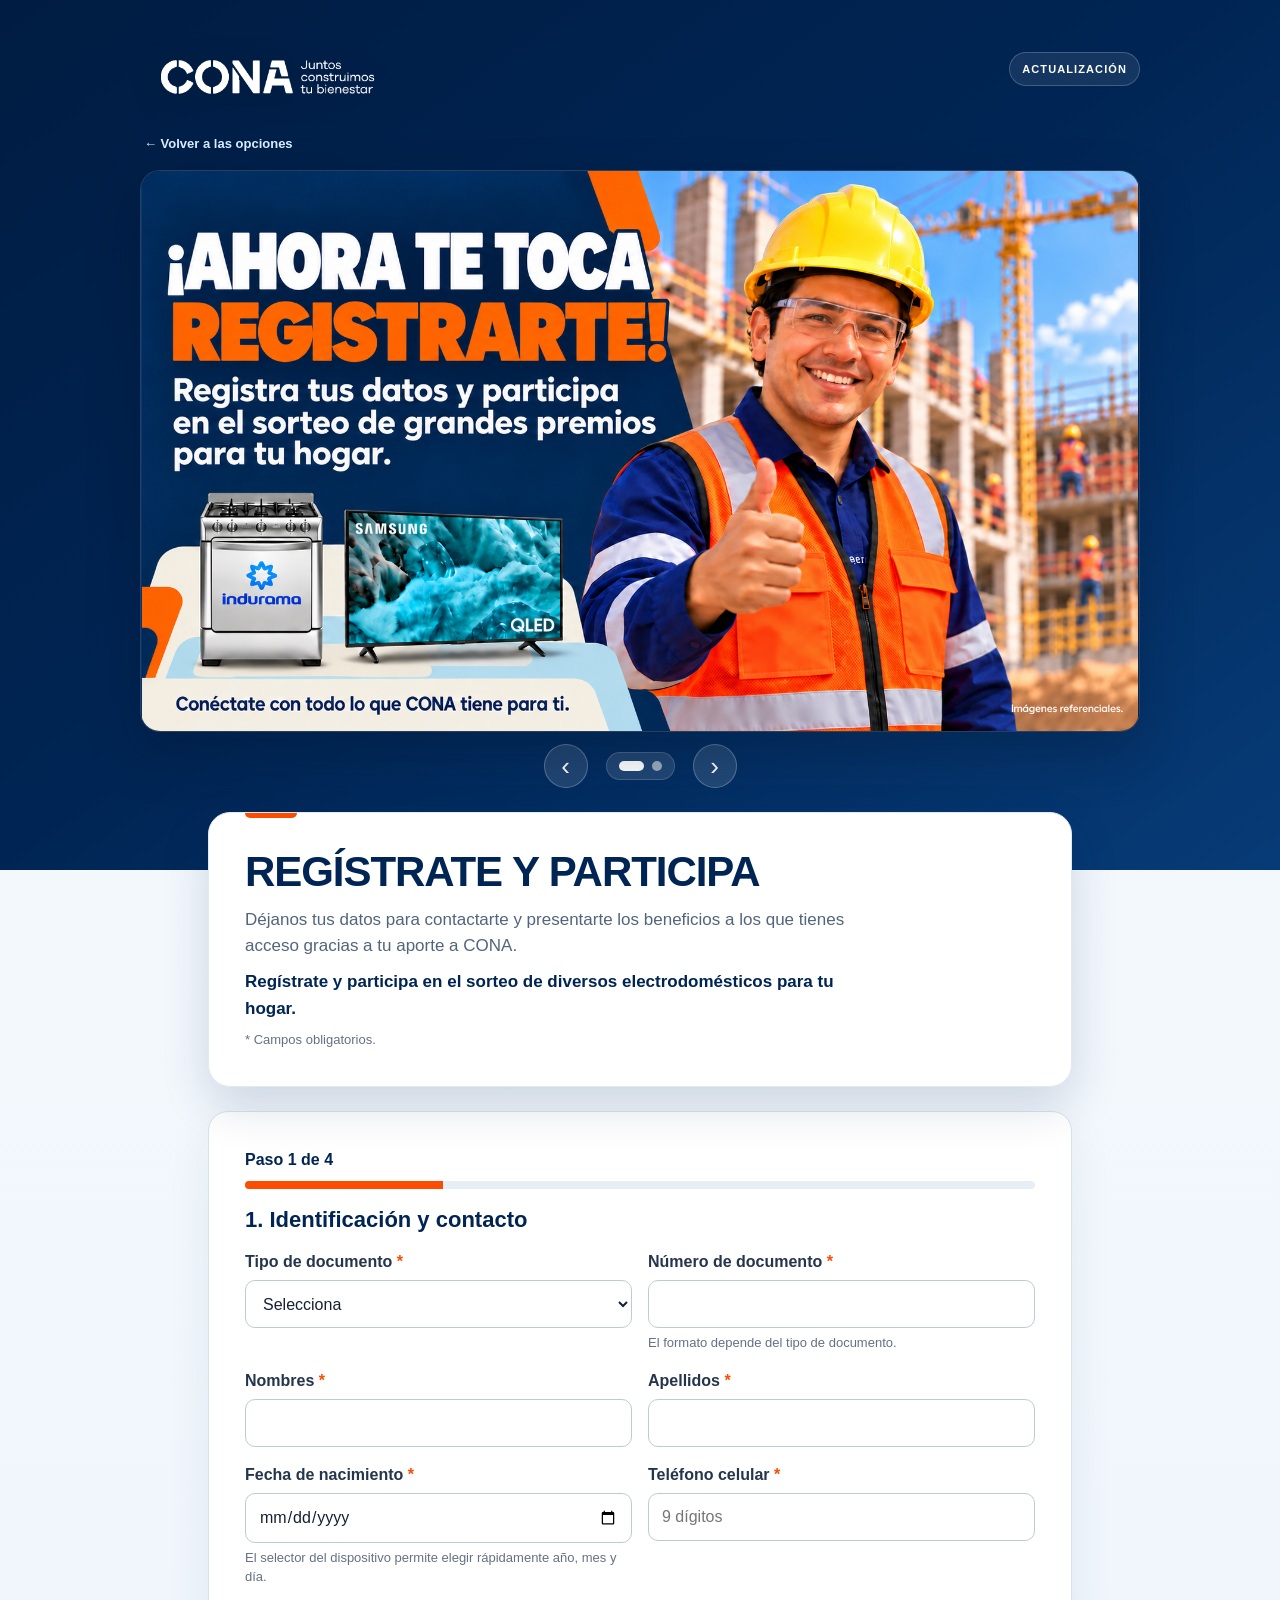
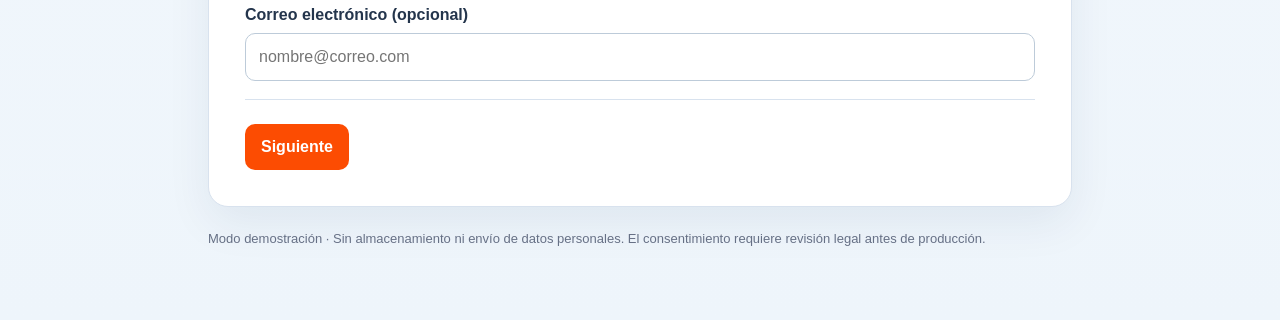
<file: opcion-3.html>
<!doctype html><html lang="es" data-mode="steps"><head><meta charset="utf-8"><meta name="viewport" content="width=device-width,initial-scale=1"><meta name="description" content="Formulario ampliado por pasos de CONAFOVICER"><title>Opción 3 · Formulario por pasos | CONAFOVICER</title><link rel="stylesheet" href="assets/formulario-ampliado.css"></head><body data-mode="steps"><header class="hero"><div class="hero-inner"><div class="brand-row"><img class="logo" src="assets/conafovicer-logo.png" alt="CONAFOVICER · Juntos construimos tu bienestar"><span class="year-badge">ACTUALIZACI&#211;N</span></div><a class="back-link" href="index.html">&#8592; Volver a las opciones</a><section class="campaign-carousel" aria-label="Imágenes de la campaña">
<div class="carousel" id="photoCarousel" aria-roledescription="carrusel" aria-label="Piezas gráficas de la campaña" tabindex="0">
  <div class="carousel-viewport"><div class="carousel-track" id="carouselTrack">
    <figure class="carousel-slide"><picture><source media="(max-width: 720px)" srcset="assets/opcion_2/banner-01-mobile.png"><img src="assets/opcion_2/banner-01.png" alt="Registra tus datos y participa en el sorteo" loading="eager" fetchpriority="high"></picture><div class="carousel-placeholder" role="status">No se pudo cargar la primera imagen de la campaña.</div></figure>
    <figure class="carousel-slide"><picture><source media="(max-width: 720px)" srcset="assets/opcion_2/banner-02-mobile.png"><img src="assets/opcion_2/banner-02.png" alt="Registra tus datos y gana grandes premios" loading="lazy"></picture><div class="carousel-placeholder" role="status">No se pudo cargar la segunda imagen de la campaña.</div></figure>
  </div></div>
</div>
<div class="carousel-navigation" aria-label="Controles del carrusel"><button class="carousel-control prev" id="carouselPrev" type="button" aria-label="Imagen anterior">‹</button><div class="carousel-dots" id="carouselDots" aria-label="Seleccionar imagen"></div><button class="carousel-control next" id="carouselNext" type="button" aria-label="Imagen siguiente">›</button></div>
</section></div></header><main class="wrap"><section class="campaign-card"><div class="campaign-copy"><h1>REGÍSTRATE Y PARTICIPA</h1><p>Déjanos tus datos para contactarte y presentarte los beneficios a los que tienes acceso gracias a tu aporte a CONA.</p><p class="campaign-promo"><strong>Regístrate y participa en el sorteo de diversos electrodomésticos para tu hogar.</strong></p><p class="required-note">* Campos obligatorios.</p></div></section><form id="expandedForm" class="card" novalidate><div class="progress" aria-live="polite"><span id="stepLabel">Paso 1 de 4</span><div class="progress-track"><span></span></div></div>
<section class="section"><h2>1. Identificación y contacto</h2><div class="grid">
<div class="field"><label for="tipo_documento">Tipo de documento <b class="req">*</b></label><select id="tipo_documento" name="tipo_documento" required><option value="">Selecciona</option><option>DNI</option><option>Carné de extranjería</option><option>Pasaporte</option><option>Permiso temporal de permanencia</option><option>Otro documento</option></select></div><div class="field"><label for="numero_documento">Número de documento <b class="req">*</b></label><input id="numero_documento" name="numero_documento" required maxlength="20" autocomplete="off"><small class="hint">El formato depende del tipo de documento.</small></div>
<div class="field"><label for="nombres">Nombres <b class="req">*</b></label><input id="nombres" name="nombres" autocomplete="given-name" required minlength="2" maxlength="100"></div><div class="field"><label for="apellidos">Apellidos <b class="req">*</b></label><input id="apellidos" name="apellidos" autocomplete="family-name" required minlength="2" maxlength="100"></div>
<div class="field"><label for="fecha_nacimiento">Fecha de nacimiento <b class="req">*</b></label><input id="fecha_nacimiento" name="fecha_nacimiento" type="date" autocomplete="bday" required><small class="hint">El selector del dispositivo permite elegir rápidamente año, mes y día.</small></div><div class="field"><label for="celular">Teléfono celular <b class="req">*</b></label><input id="celular" name="celular" type="tel" inputmode="numeric" autocomplete="tel" pattern="9[0-9]{8}" maxlength="9" required placeholder="9 dígitos"></div>
<div class="field full"><label for="correo">Correo electrónico <span>(opcional)</span></label><input id="correo" name="correo" type="email" autocomplete="email" maxlength="160" placeholder="nombre@correo.com"></div></div></section>
<section class="section"><h2>2. Domicilio</h2><div class="grid location-grid"><div class="field full"><label for="direccion">Dirección domiciliaria <b class="req">*</b></label><textarea id="direccion" name="direccion" rows="1" autocomplete="street-address" required maxlength="300" placeholder="Ej. Av. Los Próceres 125, Mz. B, Lt. 8"></textarea></div><div class="field location-field"><label for="departamento">Departamento <b class="req">*</b></label><select id="departamento" name="departamento" required><option value="">Cargando…</option></select></div><div class="field location-field"><label for="provincia">Provincia <b class="req">*</b></label><select id="provincia" name="provincia" required disabled><option value="">Provincia</option></select></div><div class="field location-field"><label for="distrito">Distrito <b class="req">*</b></label><select id="distrito" name="distrito" required disabled><option value="">Distrito</option></select></div><input id="ubigeo" name="ubigeo" type="hidden"><div id="geoStatus" class="status field full" role="status"></div></div></section>
<section class="section"><h2>3. Información laboral</h2><div class="grid labor-grid">
<div class="field"><label for="categoria">Categoría laboral <b class="req">*</b></label><select id="categoria" name="categoria" required><option value="">Selecciona</option><option>Peón</option><option>Oficial</option><option>Operario</option></select></div>
<div class="field"><label for="especialidad">Especialidad laboral <b class="req">*</b></label><input id="especialidad" name="especialidad" list="especialidades" required minlength="2" maxlength="120" placeholder="Escribe o elige una sugerencia"><datalist id="especialidades"><option value="Albañilería"><option value="Encofrado"><option value="Fierrería"><option value="Instalaciones eléctricas"><option value="Instalaciones sanitarias"><option value="Pintura"><option value="Soldadura"><option value="Carpintería"><option value="Operación de maquinaria"><option value="Acabados"></datalist></div>
<fieldset class="field full situation-field"><legend>¿Actualmente trabajas en una obra de construcción civil? <b class="req">*</b></legend><div class="choice-group"><label class="choice" for="trabajando_si"><input id="trabajando_si" name="trabajando" type="radio" value="si" required> Sí</label><label class="choice" for="trabajando_no"><input id="trabajando_no" name="trabajando" type="radio" value="no" required> No</label></div></fieldset>
<div class="field conditional" data-work-field><label for="ruc">RUC del empleador <b class="req">*</b></label><input id="ruc" name="ruc" type="text" inputmode="numeric" autocomplete="off" pattern="[0-9]{11}" maxlength="11"><label class="inline-choice" for="noConozcoRuc"><input id="noConozcoRuc" type="checkbox"> No conozco el RUC de mi empleador</label></div>
<div class="field conditional employer-name" data-company-field hidden><label for="nombre_empresa">Nombre de la empresa <b class="req">*</b></label><input id="nombre_empresa" name="nombre_empresa" type="text" maxlength="160"></div>
<div class="field conditional" data-work-field><label for="proyecto">Nombre del proyecto u obra <b class="req">*</b></label><input id="proyecto" name="proyecto" type="text" maxlength="160" placeholder="Ej. Construcción del edificio Los Álamos"></div>
</div></section>
<section class="section"><h2>4. Información familiar y autorización</h2><div class="field"><label for="hijos_menores">Número de hijos menores de edad <b class="req">*</b></label><div class="count-control"><input id="hijos_menores" name="hijos_menores" type="number" min="0" max="100" step="1" value="0" required><button id="addChild" type="button">+ Añadir</button><button id="removeChild" type="button">&minus; Quitar</button></div><div class="no-children"><input id="sinHijos" type="checkbox"><label for="sinHijos">No tengo hijos menores de edad</label></div></div><div id="children" class="children" aria-live="polite"></div><div class="consent" style="margin-top:20px"><div class="field"><input id="consent" name="consentimiento_datos_personales" type="checkbox" required><label for="consent">Autorizo el tratamiento de mis datos personales para las finalidades informadas. <b class="req">*</b></label></div><button id="consentToggle" class="secondary" type="button">Leer autorización completa</button><div id="consentText" hidden><h3>Autorización de tratamiento de datos personales</h3><p>AUTORIZO al Comité Nacional de Administración del Fondo para la Construcción de Viviendas y Centros Recreacionales para los Trabajadores en Construcción Civil del Perú - CONAFOVICER a recopilar y tratar mis datos de identificación, fecha de nacimiento, contacto, domicilio y ubicación, información laboral, así como la edad y sexo declarados de mis hijos menores, para actualizar sus registros, gestionar servicios institucionales y atender esta campaña.</p><p>El acceso estará limitado al personal autorizado y a proveedores sujetos a confidencialidad. Mis datos no serán vendidos ni usados para finalidades ajenas a las informadas. Puedo solicitar acceso, rectificación, cancelación u oposición, o revocar el consentimiento, por los canales de atención institucionales, conforme a la Ley 29733 y su reglamento.</p><p>Declaro que recibí información suficiente y otorgo mi consentimiento libre, previo, expreso e informado.</p><small>Versión del consentimiento: 2026-10-27. Texto sujeto a revisión del área legal antes de producción.</small></div></div></section>
<div id="review" class="review" hidden><strong>Revisión antes del envío</strong><p>Comprueba tus respuestas. En esta demostración los datos se validan en el navegador, pero no se guardan ni se envían.</p></div><div id="demoNotice" class="notice" role="status" tabindex="-1" hidden>Datos validados. Esta demostración todavía no tiene conexión de almacenamiento; no se registraron ni enviaron tus datos.</div><div class="nav"><button id="prev" class="secondary" type="button">Anterior</button><button id="next" class="primary" type="button">Siguiente</button><button id="submit" class="primary" type="submit" hidden>Actualizar datos y participar</button></div></form><p class="footer">Modo demostración · Sin almacenamiento ni envío de datos personales. El consentimiento requiere revisión legal antes de producción.</p></main><script src="assets/formulario-ampliado.js" defer></script></body></html>
</file>
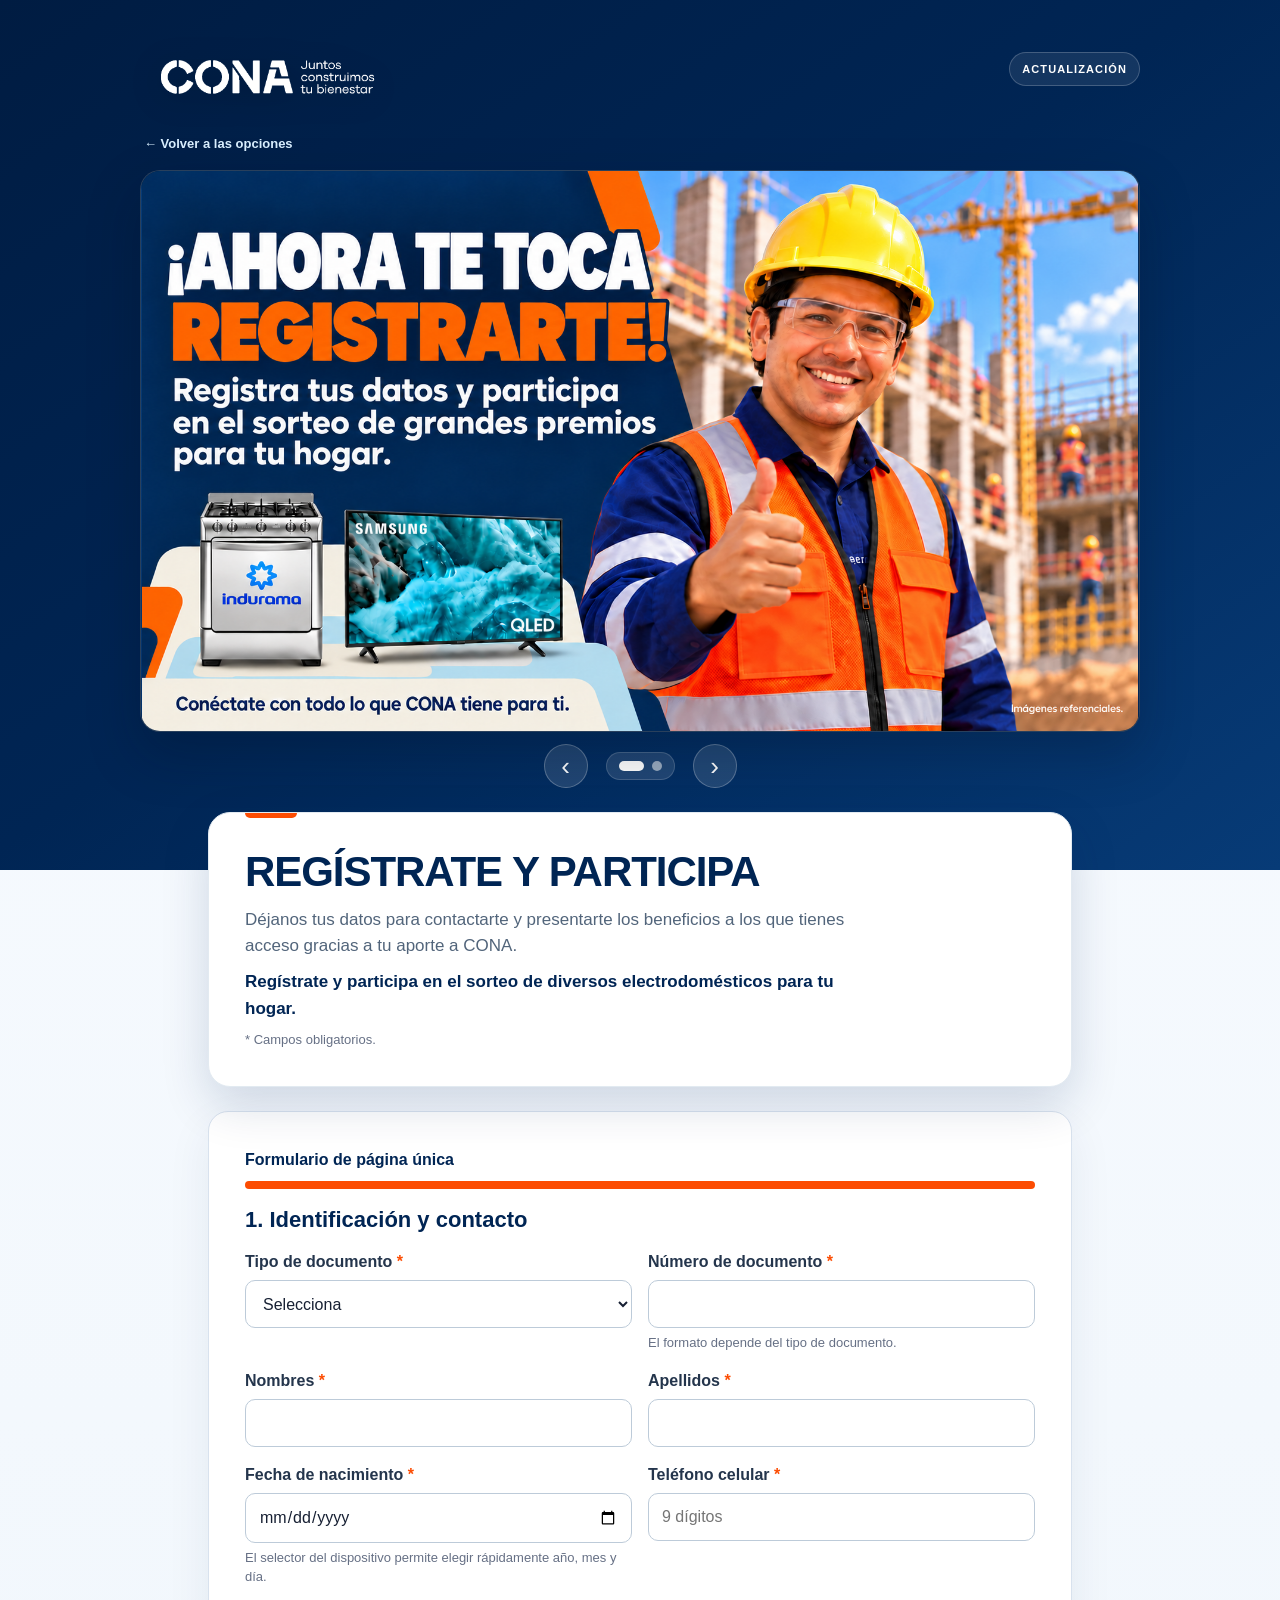
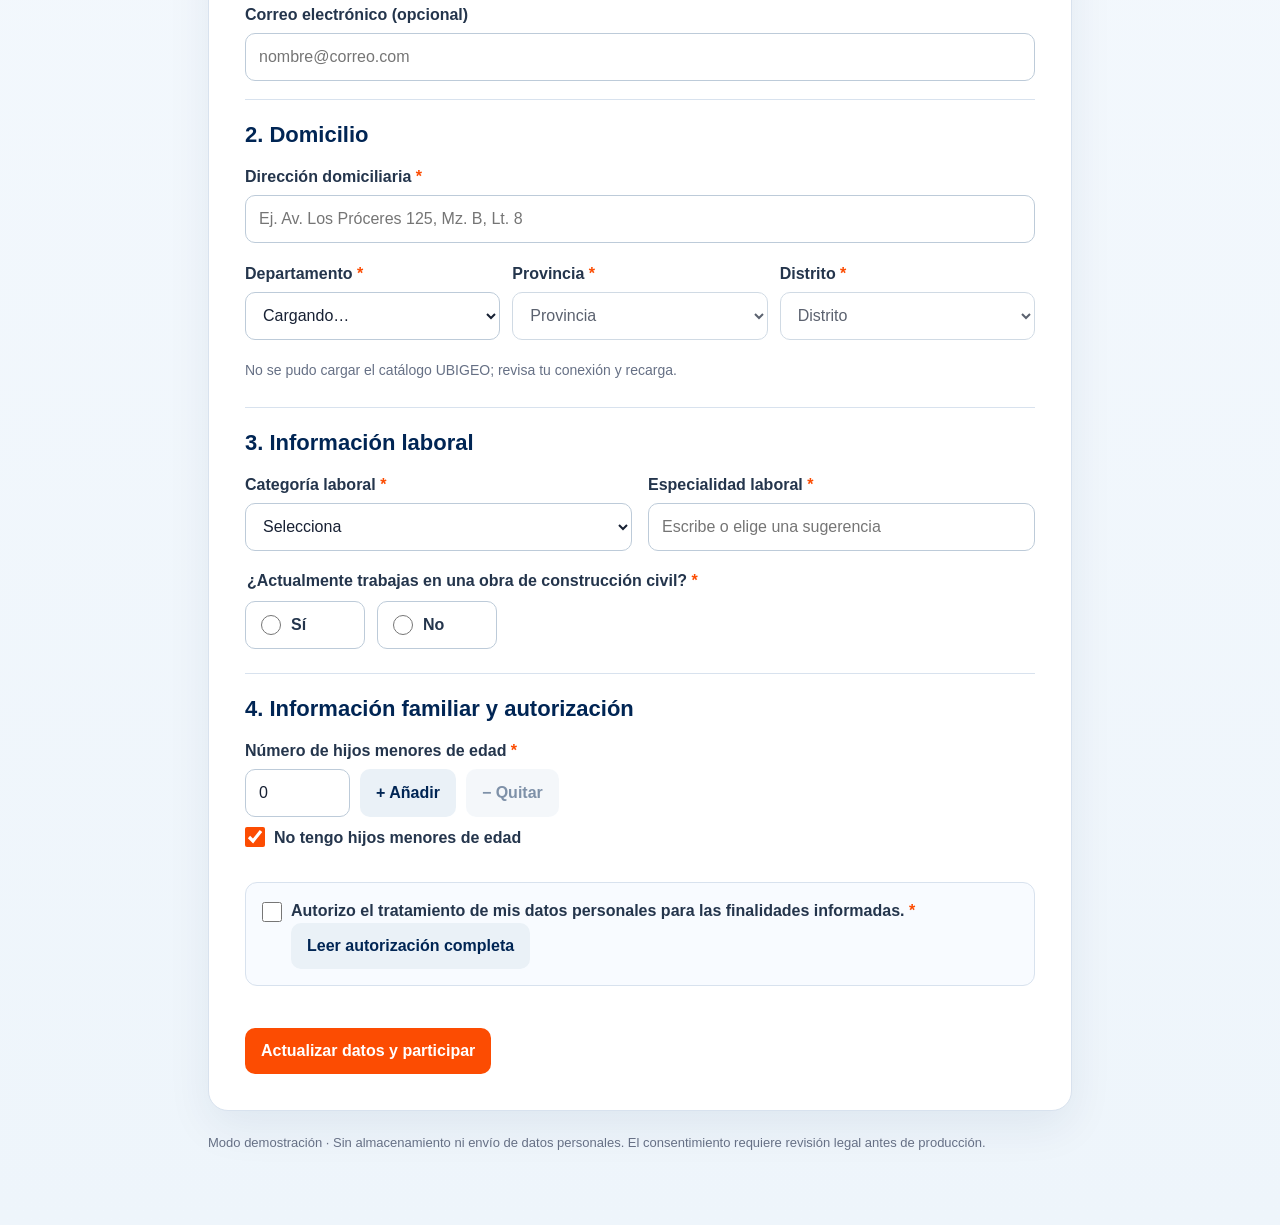
<file: opcion-4.html>
<!doctype html><html lang="es" data-mode="single"><head><meta charset="utf-8"><meta name="viewport" content="width=device-width,initial-scale=1"><meta name="description" content="Formulario ampliado de página única de CONAFOVICER"><title>Opción 4 · Formulario en una página | CONAFOVICER</title><link rel="stylesheet" href="assets/formulario-ampliado.css"></head><body data-mode="single"><header class="hero"><div class="hero-inner"><div class="brand-row"><img class="logo" src="assets/conafovicer-logo.png" alt="CONAFOVICER · Juntos construimos tu bienestar"><span class="year-badge">ACTUALIZACI&#211;N</span></div><a class="back-link" href="index.html">&#8592; Volver a las opciones</a><section class="campaign-carousel" aria-label="Imágenes de la campaña">
<div class="carousel" id="photoCarousel" aria-roledescription="carrusel" aria-label="Piezas gráficas de la campaña" tabindex="0">
  <div class="carousel-viewport"><div class="carousel-track" id="carouselTrack">
    <figure class="carousel-slide"><picture><source media="(max-width: 720px)" srcset="assets/opcion_2/banner-01-mobile.png"><img src="assets/opcion_2/banner-01.png" alt="Registra tus datos y participa en el sorteo" loading="eager" fetchpriority="high"></picture><div class="carousel-placeholder" role="status">No se pudo cargar la primera imagen de la campaña.</div></figure>
    <figure class="carousel-slide"><picture><source media="(max-width: 720px)" srcset="assets/opcion_2/banner-02-mobile.png"><img src="assets/opcion_2/banner-02.png" alt="Registra tus datos y gana grandes premios" loading="lazy"></picture><div class="carousel-placeholder" role="status">No se pudo cargar la segunda imagen de la campaña.</div></figure>
  </div></div>
</div>
<div class="carousel-navigation" aria-label="Controles del carrusel"><button class="carousel-control prev" id="carouselPrev" type="button" aria-label="Imagen anterior">‹</button><div class="carousel-dots" id="carouselDots" aria-label="Seleccionar imagen"></div><button class="carousel-control next" id="carouselNext" type="button" aria-label="Imagen siguiente">›</button></div>
</section></div></header><main class="wrap"><section class="campaign-card"><div class="campaign-copy"><h1>REGÍSTRATE Y PARTICIPA</h1><p>Déjanos tus datos para contactarte y presentarte los beneficios a los que tienes acceso gracias a tu aporte a CONA.</p><p class="campaign-promo"><strong>Regístrate y participa en el sorteo de diversos electrodomésticos para tu hogar.</strong></p><p class="required-note">* Campos obligatorios.</p></div></section><form id="expandedForm" class="card" novalidate><div class="progress" aria-live="polite"><span id="stepLabel">Formulario de página única</span><div class="progress-track"><span style="width:100%"></span></div></div>
<section class="section"><h2>1. Identificación y contacto</h2><div class="grid"><div class="field"><label for="tipo_documento">Tipo de documento <b class="req">*</b></label><select id="tipo_documento" name="tipo_documento" required><option value="">Selecciona</option><option>DNI</option><option>Carné de extranjería</option><option>Pasaporte</option><option>Permiso temporal de permanencia</option><option>Otro documento</option></select></div><div class="field"><label for="numero_documento">Número de documento <b class="req">*</b></label><input id="numero_documento" name="numero_documento" required maxlength="20" autocomplete="off"><small class="hint">El formato depende del tipo de documento.</small></div><div class="field"><label for="nombres">Nombres <b class="req">*</b></label><input id="nombres" name="nombres" autocomplete="given-name" required minlength="2" maxlength="100"></div><div class="field"><label for="apellidos">Apellidos <b class="req">*</b></label><input id="apellidos" name="apellidos" autocomplete="family-name" required minlength="2" maxlength="100"></div><div class="field"><label for="fecha_nacimiento">Fecha de nacimiento <b class="req">*</b></label><input id="fecha_nacimiento" name="fecha_nacimiento" type="date" autocomplete="bday" required><small class="hint">El selector del dispositivo permite elegir rápidamente año, mes y día.</small></div><div class="field"><label for="celular">Teléfono celular <b class="req">*</b></label><input id="celular" name="celular" type="tel" inputmode="numeric" autocomplete="tel" pattern="9[0-9]{8}" maxlength="9" required placeholder="9 dígitos"></div><div class="field full"><label for="correo">Correo electrónico <span>(opcional)</span></label><input id="correo" name="correo" type="email" autocomplete="email" maxlength="160" placeholder="nombre@correo.com"></div></div></section>
<section class="section"><h2>2. Domicilio</h2><div class="grid location-grid"><div class="field full"><label for="direccion">Dirección domiciliaria <b class="req">*</b></label><textarea id="direccion" name="direccion" rows="1" autocomplete="street-address" required maxlength="300" placeholder="Ej. Av. Los Próceres 125, Mz. B, Lt. 8"></textarea></div><div class="field location-field"><label for="departamento">Departamento <b class="req">*</b></label><select id="departamento" name="departamento" required><option value="">Cargando…</option></select></div><div class="field location-field"><label for="provincia">Provincia <b class="req">*</b></label><select id="provincia" name="provincia" required disabled><option value="">Provincia</option></select></div><div class="field location-field"><label for="distrito">Distrito <b class="req">*</b></label><select id="distrito" name="distrito" required disabled><option value="">Distrito</option></select></div><input id="ubigeo" name="ubigeo" type="hidden"><div id="geoStatus" class="status field full" role="status"></div></div></section>
<section class="section"><h2>3. Información laboral</h2><div class="grid labor-grid">
<div class="field"><label for="categoria">Categoría laboral <b class="req">*</b></label><select id="categoria" name="categoria" required><option value="">Selecciona</option><option>Peón</option><option>Oficial</option><option>Operario</option></select></div>
<div class="field"><label for="especialidad">Especialidad laboral <b class="req">*</b></label><input id="especialidad" name="especialidad" list="especialidades" required minlength="2" maxlength="120" placeholder="Escribe o elige una sugerencia"><datalist id="especialidades"><option value="Albañilería"><option value="Encofrado"><option value="Fierrería"><option value="Instalaciones eléctricas"><option value="Instalaciones sanitarias"><option value="Pintura"><option value="Soldadura"><option value="Carpintería"><option value="Operación de maquinaria"><option value="Acabados"></datalist></div>
<fieldset class="field full situation-field"><legend>¿Actualmente trabajas en una obra de construcción civil? <b class="req">*</b></legend><div class="choice-group"><label class="choice" for="trabajando_si"><input id="trabajando_si" name="trabajando" type="radio" value="si" required> Sí</label><label class="choice" for="trabajando_no"><input id="trabajando_no" name="trabajando" type="radio" value="no" required> No</label></div></fieldset>
<div class="field conditional" data-work-field><label for="ruc">RUC del empleador <b class="req">*</b></label><input id="ruc" name="ruc" type="text" inputmode="numeric" autocomplete="off" pattern="[0-9]{11}" maxlength="11"><label class="inline-choice" for="noConozcoRuc"><input id="noConozcoRuc" type="checkbox"> No conozco el RUC de mi empleador</label></div>
<div class="field conditional employer-name" data-company-field hidden><label for="nombre_empresa">Nombre de la empresa <b class="req">*</b></label><input id="nombre_empresa" name="nombre_empresa" type="text" maxlength="160"></div>
<div class="field conditional" data-work-field><label for="proyecto">Nombre del proyecto u obra <b class="req">*</b></label><input id="proyecto" name="proyecto" type="text" maxlength="160" placeholder="Ej. Construcción del edificio Los Álamos"></div>
</div></section>
<section class="section"><h2>4. Información familiar y autorización</h2><div class="field"><label for="hijos_menores">Número de hijos menores de edad <b class="req">*</b></label><div class="count-control"><input id="hijos_menores" name="hijos_menores" type="number" min="0" max="100" step="1" value="0" required><button id="addChild" type="button">+ Añadir</button><button id="removeChild" type="button">&minus; Quitar</button></div><div class="no-children"><input id="sinHijos" type="checkbox"><label for="sinHijos">No tengo hijos menores de edad</label></div></div><div id="children" class="children" aria-live="polite"></div><div class="consent" style="margin-top:20px"><div class="field"><input id="consent" name="consentimiento_datos_personales" type="checkbox" required><label for="consent">Autorizo el tratamiento de mis datos personales para las finalidades informadas. <b class="req">*</b></label></div><button id="consentToggle" class="secondary" type="button">Leer autorización completa</button><div id="consentText" hidden><h3>Autorización de tratamiento de datos personales</h3><p>AUTORIZO al Comité Nacional de Administración del Fondo para la Construcción de Viviendas y Centros Recreacionales para los Trabajadores en Construcción Civil del Perú - CONAFOVICER a recopilar y tratar mis datos de identificación, fecha de nacimiento, contacto, domicilio y ubicación, información laboral, así como la edad y sexo declarados de mis hijos menores, para actualizar sus registros, gestionar servicios institucionales y atender esta campaña.</p><p>El acceso estará limitado al personal autorizado y a proveedores sujetos a confidencialidad. Mis datos no serán vendidos ni usados para finalidades ajenas a las informadas. Puedo solicitar acceso, rectificación, cancelación u oposición, o revocar el consentimiento, por los canales de atención institucionales, conforme a la Ley 29733 y su reglamento.</p><p>Declaro que recibí información suficiente y otorgo mi consentimiento libre, previo, expreso e informado.</p><small>Versión del consentimiento: 2026-10-27. Texto sujeto a revisión del área legal antes de producción.</small></div></div></section>
<div id="demoNotice" class="notice" role="status" tabindex="-1" hidden>Datos validados. Esta demostración todavía no tiene conexión de almacenamiento; no se registraron ni enviaron tus datos.</div><div class="nav"><button id="prev" class="secondary" type="button" hidden>Anterior</button><button id="next" class="primary" type="button" hidden>Siguiente</button><button id="submit" class="primary" type="submit">Actualizar datos y participar</button></div></form><p class="footer">Modo demostración · Sin almacenamiento ni envío de datos personales. El consentimiento requiere revisión legal antes de producción.</p></main><script src="assets/formulario-ampliado.js" defer></script></body></html>
</file>
<file: assets/formulario-ampliado.css>
:root{--blue:#002554;--blue2:#073b77;--orange:#fc4c02;--sky:#bfdfec;--ink:#172033;--muted:#667085;--line:#d8e2ee;--danger:#b42318}*{box-sizing:border-box}html{scroll-behavior:smooth}body{margin:0;background:linear-gradient(180deg,#f8fbff,#eef5fb);color:var(--ink);font:16px/1.5 Inter,"Segoe UI",Arial,sans-serif}.hero{background:linear-gradient(145deg,#001c42,var(--blue),var(--blue2));color:white;padding:22px max(20px,calc((100vw - 1000px)/2)) 38px}.brand{font-size:21px;font-weight:900;letter-spacing:.04em}.brand small{display:block;font-size:12px;font-weight:600;letter-spacing:.12em}.hero h1{margin:26px 0 6px;font-size:clamp(27px,5vw,42px);line-height:1.12}.hero p{margin:0;color:#d8e8f4}.wrap{max-width:900px;margin:28px auto 72px;padding:0 18px}.card{padding:clamp(20px,4vw,36px);border:1px solid var(--line);border-radius:20px;background:#fff;box-shadow:0 16px 45px #00255412}.progress{margin:0 0 22px;color:var(--blue);font-weight:800}.progress-track{height:8px;margin-top:9px;border-radius:10px;background:#e8eef5;overflow:hidden}.progress-track span{display:block;height:100%;background:var(--orange);transition:width .2s}.section{padding:22px 0;border-bottom:1px solid var(--line)}.section:first-of-type{padding-top:0}.section:last-of-type{border:0}.section h2{margin:0 0 18px;color:var(--blue);font-size:22px}.grid{display:grid;grid-template-columns:repeat(2,minmax(0,1fr));gap:16px}.field{min-width:0}.field.full{grid-column:1/-1}label{display:block;margin-bottom:6px;color:#24354c;font-weight:750}.req{color:var(--orange)}input,select,textarea{width:100%;min-height:48px;padding:11px 13px;border:1px solid #bdcbd9;border-radius:10px;background:#fff;color:var(--ink);font:inherit}textarea{min-height:86px;resize:vertical}input:focus,select:focus,textarea:focus,button:focus-visible,a:focus-visible{outline:3px solid #fca87f;outline-offset:2px}.hint{display:block;margin-top:5px;color:var(--muted);font-size:13px}.conditional{display:none}.conditional.visible{display:grid}.count-control,.actions,.nav{display:flex;align-items:center;gap:10px;flex-wrap:wrap}.count-control input{max-width:105px}.count-control button,.secondary,.primary{min-height:46px;padding:10px 16px;border:0;border-radius:10px;font:inherit;font-weight:800;cursor:pointer}.count-control button,.secondary{background:#eaf1f7;color:var(--blue)}.primary{background:var(--orange);color:white}.nav{justify-content:space-between;margin-top:24px}.nav[hidden]{display:none}.consent{padding:16px;border:1px solid var(--line);border-radius:12px;background:#f8fbff}.consent p{margin:8px 0}.notice{margin:16px 0;padding:13px 15px;border-radius:10px;background:#fff4ed;color:#66300e}.notice[hidden]{display:none}.status{margin:8px 0;color:var(--muted);font-size:14px}.children{display:grid;gap:12px;margin-top:14px}.child{display:grid;grid-template-columns:1fr 1fr;gap:12px;padding:14px;border-radius:12px;background:#f5f8fb}.error{color:var(--danger);font-size:13px;margin-top:4px}.back{color:white;font-weight:700;text-decoration:none}.footer{margin-top:22px;color:var(--muted);font-size:13px}.top-error{color:var(--danger);font-weight:700}.review{padding:14px;background:#f5f8fb;border-radius:12px}.review[hidden]{display:none}@media(max-width:620px){.grid,.child{grid-template-columns:1fr}.hero{padding-bottom:30px}.wrap{margin-top:16px}.card{padding:20px 16px}.primary{width:100%}}
.logo{display:block;width:min(260px,70vw);height:auto}.hero .logo{filter:drop-shadow(0 5px 15px #0003)}
.field input[type=checkbox]{width:20px;min-height:20px;vertical-align:middle;accent-color:var(--orange)}.consent .field input[type=checkbox]{float:left;margin:3px 9px 4px 0}.field:has(>input[type=checkbox]) label{display:inline}

/* Encabezado y carrusel compartidos con la propuesta gráfica de la opción 2. */
.hero{padding:22px max(18px,calc((100vw - 1000px)/2)) 30px}.hero-inner{max-width:1000px;margin:0 auto}.hero .logo{width:min(245px,66vw);margin-bottom:15px}.campaign-copy{max-width:820px}.campaign-copy h1{margin:8px 0 12px;font-size:clamp(32px,5vw,54px);letter-spacing:.015em}.campaign-copy p{max-width:72ch;font-size:clamp(15px,1.8vw,18px);line-height:1.5}.campaign-copy .campaign-promo{margin:8px 0}.campaign-promo strong{color:#fff}.campaign-copy .required-note{margin:6px 0 18px;font-size:14px;color:#d8e8f4}.campaign-carousel{margin:0 auto}.carousel{position:relative;width:100%;height:auto;aspect-ratio:1672/941;min-height:0;max-height:none;overflow:hidden;border:1px solid rgba(255,255,255,.16);border-radius:20px;background:#001b3d;box-shadow:0 22px 52px rgba(0,14,35,.26)}.carousel-viewport,.carousel-track,.carousel-slide,.carousel-slide picture{width:100%;height:100%}.carousel-viewport{overflow:hidden}.carousel-track{display:flex;transition:transform .7s cubic-bezier(.22,.61,.36,1);will-change:transform}.carousel-slide{position:relative;flex:0 0 100%;margin:0;background:linear-gradient(135deg,#073b77,#002554)}.carousel-slide img{display:block;width:100%;height:100%;object-fit:contain}.carousel-slide.is-missing picture{display:none}.carousel-placeholder{display:none;width:100%;height:100%;place-items:center;padding:24px;color:#fff;text-align:center;font-weight:750;background:linear-gradient(135deg,#073b77,#002554)}.carousel-slide.is-missing .carousel-placeholder{display:grid}.carousel-navigation{display:flex;align-items:center;justify-content:center;gap:18px;padding:12px 0 0}.carousel-control{width:44px;height:44px;border:1px solid rgba(255,255,255,.26);border-radius:50%;background:rgba(255,255,255,.12);color:#fff;font-size:26px;line-height:1;cursor:pointer;transition:background .18s ease}.carousel-control:hover{background:rgba(255,255,255,.24)}.carousel-control:focus-visible{outline:3px solid #fff;outline-offset:2px}.carousel-dots{display:flex;align-items:center;gap:8px;padding:8px 12px;border:1px solid rgba(255,255,255,.16);border-radius:99px;background:rgba(255,255,255,.12)}.carousel-dot{width:10px;height:10px;padding:0;border:0;border-radius:50%;background:rgba(255,255,255,.55);cursor:pointer}.carousel-dot.is-active{width:25px;border-radius:99px;background:#fff}.carousel-dot:focus-visible{outline:2px solid white;outline-offset:3px}
.location-grid{grid-template-columns:repeat(3,minmax(0,1fr));gap:12px}.location-grid .location-field{grid-column:auto}.location-grid textarea{min-height:48px;height:auto;resize:none;overflow:hidden;line-height:24px}.section{padding:18px 0}.progress{margin-bottom:14px}.section h2{margin-bottom:14px}.situation-field{min-width:0;margin:2px 0 0;padding:0;border:0}.situation-field legend{margin-bottom:8px;color:#24354c;font-weight:750}.choice-group{display:flex;gap:12px}.choice{display:flex;align-items:center;gap:10px;min-width:120px;min-height:48px;padding:10px 15px;border:1px solid #bdcbd9;border-radius:10px;background:#fff;cursor:pointer}.choice:has(input:checked){border-color:var(--blue);background:#edf4fb;box-shadow:0 0 0 1px var(--blue)}.choice input[type=radio]{width:20px;height:20px;min-height:20px;margin:0;accent-color:var(--blue)}.inline-choice{display:flex;align-items:center;gap:8px;margin-top:8px;font-size:14px;font-weight:600}.inline-choice input[type=checkbox]{width:20px;height:20px;min-height:20px;margin:0;flex:0 0 auto}.employer-name[hidden]{display:none}
@media(max-width:720px){.hero{padding:18px 16px 24px}.hero .logo{width:min(220px,66vw)}.campaign-copy h1{font-size:clamp(30px,9vw,42px)}.campaign-copy p{font-size:15px}.campaign-copy .required-note{font-size:13px}.carousel{aspect-ratio:2/3;border-radius:14px}.carousel-navigation{padding-top:10px}.carousel-control{width:46px;height:46px}.location-grid{grid-template-columns:1fr;gap:12px}.choice-group{display:grid;grid-template-columns:1fr 1fr}.choice{justify-content:center;min-width:0}.section{padding:16px 0}}
.campaign-copy{margin:20px 4px 0}.count-control{align-items:center}.count-control input,.count-control button{min-height:48px}.count-control button:disabled{opacity:.5;cursor:not-allowed}.no-children{display:flex;align-items:center;gap:9px;margin-top:10px}.no-children input[type=checkbox]{flex:0 0 20px;width:20px;height:20px;min-height:20px;margin:0}.no-children label{margin:0;cursor:pointer;line-height:1.35}
@media(max-width:720px){.campaign-copy{margin:16px 2px 0}}

/* Presentación superior basada en la composición de la opción 2. */
.hero{position:relative;z-index:1;padding:20px max(18px,calc((100vw - 1000px)/2)) 82px;background:linear-gradient(145deg,#001c42,#002554 48%,#073b77);color:#fff}.hero-inner{max-width:1000px;margin:0 auto}.brand-row{display:flex;align-items:center;justify-content:space-between;gap:16px;margin-bottom:8px}.hero .logo{width:min(245px,62vw);height:auto;margin:0}.year-badge{display:inline-flex;align-items:center;padding:8px 12px;border:1px solid rgba(255,255,255,.2);border-radius:999px;background:rgba(255,255,255,.08);color:#fff;font-size:11px;font-weight:850;letter-spacing:.1em}.back-link{display:inline-block;margin:8px 4px 16px;color:#d9efff;font-size:13px;font-weight:750;text-decoration:none}.back-link:hover,.back-link:focus-visible{color:#fff;text-decoration:underline}.carousel{aspect-ratio:1672/941}.carousel-navigation{padding-top:12px}.wrap{position:relative;z-index:2;margin:-58px auto 72px;padding:0 18px}.campaign-card{position:relative;overflow:hidden;margin-bottom:24px;padding:clamp(22px,3.2vw,36px);border:1px solid #e2eaf1;border-radius:22px;background:#fff;box-shadow:0 18px 48px rgba(0,37,84,.16)}.campaign-card::before{content:"";position:absolute;top:0;left:clamp(22px,3.2vw,36px);width:52px;height:5px;border-radius:0 0 6px 6px;background:var(--orange)}.campaign-card .campaign-copy{max-width:760px;margin:0}.campaign-card .campaign-copy h1{margin:0 0 12px;color:var(--blue);font-size:clamp(30px,4vw,42px);line-height:1.08;letter-spacing:-.025em}.campaign-card .campaign-copy p{max-width:68ch;margin:0 0 10px;color:#52657b;font-size:clamp(15px,1.55vw,17px);line-height:1.55}.campaign-card .campaign-copy .campaign-promo{margin-bottom:8px}.campaign-card .campaign-promo strong{color:var(--blue)}.campaign-card .campaign-copy .required-note{margin:0;color:#667085;font-size:13px}
@media(max-width:720px){.hero{padding:16px 16px 60px}.hero .logo{width:min(210px,60vw)}.year-badge{padding:7px 9px;font-size:10px}.back-link{margin:7px 2px 12px}.carousel{aspect-ratio:2/3;border-radius:15px}.carousel-navigation{padding-top:10px}.wrap{margin-top:-40px;padding:0 14px}.campaign-card{margin-bottom:18px;padding:24px 19px 20px;border-radius:18px}.campaign-card::before{left:19px;width:44px}.campaign-card .campaign-copy h1{font-size:clamp(27px,8vw,34px);margin-bottom:10px}.campaign-card .campaign-copy p{font-size:15px;line-height:1.48}}
</file>
